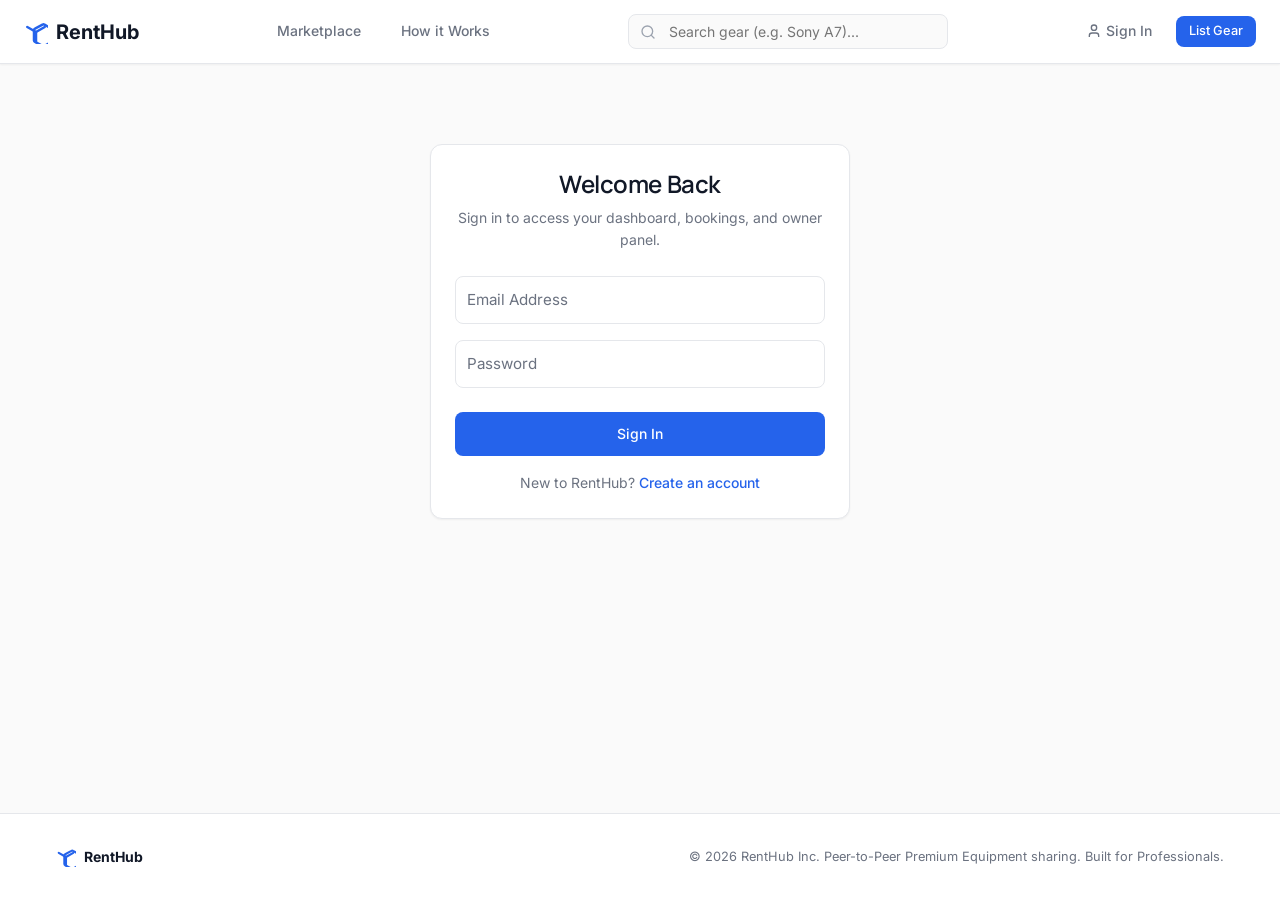
<file: frontend/become-owner.html>
<!DOCTYPE html>
<html lang="en">
<head>
    <meta charset="UTF-8">
    <meta name="viewport" content="width=device-width, initial-scale=1.0">
    <title>List Your Gear - RentHub</title>
    <meta name="description" content="List your equipment on RentHub and earn by renting it to locals near you.">
    <link rel="stylesheet" href="css/style.css">
    <style>
        .listing-layout {
            display: grid;
            grid-template-cols: 1fr 340px;
            gap: var(--space-6);
            align-items: start;
        }
        .side-info {
            position: sticky;
            top: 84px;
        }
        .info-item {
            display: flex;
            gap: var(--space-3);
            margin-bottom: var(--space-4);
        }
        .info-item-icon {
            width: 36px;
            height: 36px;
            border-radius: var(--radius-sm);
            background: var(--color-primary-light);
            border: 1px solid rgba(37, 99, 235, 0.15);
            display: flex;
            align-items: center;
            justify-content: center;
            flex-shrink: 0;
            color: var(--color-primary);
        }
        .info-item-text h4 { font-size: 0.875rem; font-weight: 600; margin-bottom: 2px; }
        .info-item-text p { font-size: 0.8rem; color: var(--text-secondary); line-height: 1.5; }

        .drop-zone {
            border: 2px dashed var(--border-color);
            border-radius: var(--radius-sm);
            padding: var(--space-6);
            text-align: center;
            cursor: pointer;
            transition: all var(--transition-fast);
            background: var(--bg-surface);
            color: var(--text-secondary);
        }
        .drop-zone:hover, .drop-zone.dragover {
            border-color: var(--color-primary);
            background: var(--color-primary-light);
            color: var(--color-primary);
        }
        .drop-zone-thumb {
            width: 100%;
            height: 140px;
            object-fit: cover;
            border-radius: var(--radius-sm);
            border: 1px solid var(--border-color);
            display: none;
        }
        @media (max-width: 900px) {
            .listing-layout {
                grid-template-cols: 1fr;
            }
            .side-info {
                position: relative;
                top: 0;
            }
        }
    </style>
</head>
<body>
    <div id="navbar-mount"></div>

    <main class="container">
        <div style="padding-bottom: var(--space-4); margin-bottom: var(--space-6); border-bottom: 1px solid var(--border-color);">
            <h1 style="font-size: 1.75rem; margin-bottom: 4px; font-family: 'Manrope', sans-serif;">List Your Equipment</h1>
            <p style="font-size: 0.875rem;">Create a detailed listing and open up your gear to start earning today.</p>
        </div>

        <div class="listing-layout">
            <!-- Left Form Card -->
            <div class="card">
                <p class="section-label">Gear Information</p>

                <div id="error-message" class="alert alert-danger" style="display: none;"></div>
                <div id="success-message" class="alert alert-success" style="display: none;"></div>

                <form id="listing-form" novalidate>
                    <!-- Floating Title -->
                    <div class="floating-group">
                        <input type="text" id="title" class="form-input" placeholder=" " required>
                        <label class="form-label" for="title">Gear Title (e.g. Sony A7IV Camera Body)</label>
                        <span class="error-msg">Title is required.</span>
                    </div>

                    <!-- Category & Condition -->
                    <div class="form-row">
                        <div style="margin-bottom: var(--space-4);">
                            <label style="font-size: 0.8rem; font-weight: 500; color: var(--text-secondary); display: block; margin-bottom: 4px;" for="category">Category</label>
                            <select id="category" class="input-field" style="padding-left: var(--space-3); height: 44px;" required>
                                <option value="">Select Category…</option>
                            </select>
                        </div>
                        <div style="margin-bottom: var(--space-4);">
                            <label style="font-size: 0.8rem; font-weight: 500; color: var(--text-secondary); display: block; margin-bottom: 4px;" for="condition">Condition</label>
                            <select id="condition" class="input-field" style="padding-left: var(--space-3); height: 44px;" required>
                                <option value="New">New</option>
                                <option value="Like New">Like New</option>
                                <option value="Good" selected>Good</option>
                                <option value="Fair">Fair</option>
                            </select>
                        </div>
                    </div>

                    <div class="section-divider"></div>
                    <p class="section-label">Pricing</p>

                    <div class="form-row">
                        <div class="floating-group">
                            <input type="number" id="dailyRate" class="form-input" placeholder=" " min="1" required>
                            <label class="form-label" for="dailyRate">Daily Rental Price (₹)</label>
                            <span class="error-msg">Price must be greater than 0.</span>
                        </div>
                        <div class="floating-group">
                            <input type="number" id="deposit" class="form-input" placeholder=" " min="0" required>
                            <label class="form-label" for="deposit">Refundable Deposit (₹)</label>
                            <span class="error-msg">Enter a valid security deposit amount.</span>
                        </div>
                    </div>

                    <div class="section-divider"></div>
                    <p class="section-label">Location & Media</p>

                    <!-- Floating Location -->
                    <div class="floating-group">
                        <input type="text" id="location" class="form-input" placeholder=" " required>
                        <label class="form-label" for="location">Location (City, State / Area)</label>
                        <span class="error-msg">Location is required.</span>
                    </div>

                    <!-- Media Upload & URL Area -->
                    <div style="margin-bottom: var(--space-4);">
                        <label style="font-size: 0.8rem; font-weight: 500; color: var(--text-secondary); display: block; margin-bottom: 6px;">Gear Media Photo</label>
                        
                        <!-- Drag & Drop Uploader Component -->
                        <div id="upload-drop-zone" class="drop-zone mb-3">
                            <svg width="24" height="24" viewBox="0 0 24 24" fill="none" stroke="currentColor" stroke-width="2" class="mb-2"><path d="M21 15v4a2 2 0 0 1-2 2H5a2 2 0 0 1-2-2v-4M17 8l-5-5-5 5M12 3v12"/></svg>
                            <p id="drop-zone-text" style="font-size: 0.85rem; font-weight: 500;">Drag & drop image file here, or click to browse</p>
                            <span id="drop-zone-sub" style="font-size: 0.725rem;">Supports JPG, PNG up to 10MB</span>
                            <img id="upload-preview" class="drop-zone-thumb" alt="Preview">
                            <input type="file" id="file-upload-input" style="display: none;" accept="image/*">
                        </div>

                        <!-- Manual image URL input -->
                        <div class="floating-group" style="margin-bottom: 0;">
                            <input type="url" id="imageUrl" class="form-input" placeholder=" ">
                            <label class="form-label" for="imageUrl">Or Paste Image URL (e.g. https://...)</label>
                            <span class="error-msg">Please enter a valid HTTP/HTTPS URL.</span>
                        </div>
                    </div>

                    <div class="section-divider"></div>
                    <p class="section-label">Additional Description</p>

                    <div class="form-group mb-6">
                        <label style="font-size: 0.8rem; font-weight: 500; color: var(--text-secondary); display: block; margin-bottom: 4px;" for="description">Detailed Notes</label>
                        <textarea id="description" class="input-field" placeholder="Mention included accessories, pickup parameters, user guidelines..." rows="4" style="padding-left: var(--space-3); padding-top: var(--space-2); resize: none;" required></textarea>
                        <span id="desc-error" class="error-msg">Description is required.</span>
                    </div>

                    <button type="submit" id="submit-btn" class="btn btn-primary" style="width: 100%; height: 46px; justify-content: center;">Create Gear Listing</button>
                </form>
            </div>

            <!-- Right Info Panel -->
            <div class="side-info">
                <div class="card">
                    <p class="section-label">RentHub Owner Protocol</p>

                    <div class="info-item">
                        <div class="info-item-icon">
                            <svg width="16" height="16" viewBox="0 0 24 24" fill="none" stroke="currentColor" stroke-width="2"><path d="M14 2H6a2 2 0 0 0-2 2v16a2 2 0 0 0 2 2h12a2 2 0 0 0 2-2V8z"></path><polyline points="14 2 14 8 20 8"></polyline></svg>
                        </div>
                        <div class="info-item-text">
                            <h4>Publish Gear Details</h4>
                            <p>Fill out the specifications, daily rates, and security deposit margins.</p>
                        </div>
                    </div>

                    <div class="info-item">
                        <div class="info-item-icon">
                            <svg width="16" height="16" viewBox="0 0 24 24" fill="none" stroke="currentColor" stroke-width="2"><circle cx="12" cy="12" r="10"></circle><polyline points="12 6 12 12 16 14"></polyline></svg>
                        </div>
                        <div class="info-item-text">
                            <h4>Respond to Requests</h4>
                            <p>Accept or decline reservation requests within your dashboard panel.</p>
                        </div>
                    </div>

                    <div class="info-item" style="margin-bottom: 0;">
                        <div class="info-item-icon">
                            <svg width="16" height="16" viewBox="0 0 24 24" fill="none" stroke="currentColor" stroke-width="2"><line x1="12" y1="1" x2="12" y2="23"></line><path d="M17 5H9.5a3.5 3.5 0 0 0 0 7h5a3.5 3.5 0 0 1 0 7H6"></path></svg>
                        </div>
                        <div class="info-item-text">
                            <h4>Direct Earnings Payout</h4>
                            <p>Once approved, generate invoice checkouts. Payouts sync automatically.</p>
                        </div>
                    </div>
                </div>

                <div class="card" style="margin-top: var(--space-4);">
                    <p class="section-label">Pricing Tip</p>
                    <p style="font-size: 0.8rem; color: var(--text-secondary); line-height: 1.6;">Most owners list items at 3–5% of the gear's retail replacement value. E.g. listing a ₹80,000 lens for ₹2,500/day is recommended for high volume matching.</p>
                </div>
            </div>
        </div>
    </main>

    <div id="footer-mount"></div>

    <!-- Core Modular Scripts -->
    <script src="js/config.js"></script>
    <script src="js/utils.js"></script>
    <script src="js/auth.js"></script>
    <script src="js/notification.js"></script>
    <script src="js/api.js"></script>
    <script src="js/modal.js"></script>
    <script src="js/ui.js"></script>
    <script src="js/validation.js"></script>
    <script src="js/navbar.js"></script>
    <script>
        Auth.requireAuth();

        document.addEventListener('DOMContentLoaded', async () => {
            if (window.Validation) {
                Validation.initFloatingLabels();
            }

            await syncProfile();
            await loadCategories();
            setupFileUploader();
        });

        async function syncProfile() {
            try {
                const response = await apiFetch('/users/profile');
                if (response && response.data) {
                    localStorage.setItem('user_profile', JSON.stringify(response.data));
                }
            } catch (err) {
                console.error('Profile sync fail:', err);
            }
        }

        async function loadCategories() {
            try {
                const response = await apiFetch('/categories');
                const sel = document.getElementById('category');
                if (response && response.data) {
                    response.data.forEach(cat => {
                        const opt = document.createElement('option');
                        opt.value = cat.slug;
                        opt.textContent = cat.name;
                        sel.appendChild(opt);
                    });
                }
            } catch (err) {
                console.error('Failed to load categories:', err);
            }
        }

        // Setup Drag & Drop File Upload Zones
        function setupFileUploader() {
            const dropZone = document.getElementById('upload-drop-zone');
            const fileInput = document.getElementById('file-upload-input');
            const preview = document.getElementById('upload-preview');
            const dzText = document.getElementById('drop-zone-text');
            const dzSub = document.getElementById('drop-zone-sub');
            const imageUrlInput = document.getElementById('imageUrl');

            dropZone.addEventListener('click', () => fileInput.click());

            dropZone.addEventListener('dragover', (e) => {
                e.preventDefault();
                dropZone.classList.add('dragover');
            });

            dropZone.addEventListener('dragleave', () => {
                dropZone.classList.remove('dragover');
            });

            dropZone.addEventListener('drop', (e) => {
                e.preventDefault();
                dropZone.classList.remove('dragover');
                if (e.dataTransfer.files && e.dataTransfer.files[0]) {
                    handleFileUpload(e.dataTransfer.files[0]);
                }
            });

            fileInput.addEventListener('change', (e) => {
                if (e.target.files && e.target.files[0]) {
                    handleFileUpload(e.target.files[0]);
                }
            });

            async function handleFileUpload(file) {
                // Pre-upload UI loading indicator
                dzText.textContent = "Uploading file to server...";
                dzSub.textContent = "Please wait...";

                const formData = new FormData();
                formData.append('file', file);

                try {
                    const response = await apiFetch('/storage/upload', {
                        method: 'POST',
                        body: formData
                    });

                    if (response && response.data) {
                        const uploadedUrl = response.data;
                        imageUrlInput.value = uploadedUrl;
                        // Trigger float status check on input field
                        imageUrlInput.dispatchEvent(new Event('blur'));

                        // Show preview thumbnail
                        preview.src = Utils.imageUrl(uploadedUrl);
                        preview.style.display = 'block';
                        dzText.style.display = 'none';
                        dzSub.style.display = 'none';
                        dropZone.querySelector('svg').style.display = 'none';
                        Toast.success("Image uploaded successfully!");
                    }
                } catch (err) {
                    console.error("Upload failed:", err);
                    dzText.textContent = "Upload failed. Click to retry.";
                    dzSub.textContent = err.message || "File size limits exceeded.";
                    Toast.error("File upload failed. Max size is 10MB.");
                }
            }
        }

        document.getElementById('listing-form').addEventListener('submit', async (e) => {
            e.preventDefault();

            const errorDiv = document.getElementById('error-message');
            const successDiv = document.getElementById('success-message');
            const btn = document.getElementById('submit-btn');

            errorDiv.style.display = 'none';
            successDiv.style.display = 'none';

            const title = document.getElementById('title').value.trim();
            const categoryId = document.getElementById('category').value;
            const condition = document.getElementById('condition').value;
            const dailyRate = parseInt(document.getElementById('dailyRate').value);
            const deposit = parseInt(document.getElementById('deposit').value);
            const location = document.getElementById('location').value.trim();
            const imageUrl = document.getElementById('imageUrl').value.trim() || null;
            const description = document.getElementById('description').value.trim();

            // Client validation checking
            let hasErrors = false;
            if (!title) { Validation.setFieldError(document.getElementById('title'), 'Title is required.'); hasErrors = true; }
            if (!categoryId) { Toast.warning("Please select a category."); hasErrors = true; }
            if (isNaN(dailyRate) || dailyRate <= 0) { Validation.setFieldError(document.getElementById('dailyRate'), 'Enter a positive price.'); hasErrors = true; }
            if (isNaN(deposit) || deposit < 0) { Validation.setFieldError(document.getElementById('deposit'), 'Enter a valid deposit.'); hasErrors = true; }
            if (!location) { Validation.setFieldError(document.getElementById('location'), 'Location is required.'); hasErrors = true; }
            if (!description) { document.getElementById('desc-error').style.display = 'block'; hasErrors = true; }

            if (hasErrors) return;

            UI.setButtonLoading(btn, true);

            try {
                let user = Auth.getUser();

                // If user is not yet an Owner, upgrade them
                if (!user.isOwner) {
                    const upgradeRes = await apiFetch('/users/become-owner', {
                        method: 'POST',
                        body: { 
                            termsAccepted: true, 
                            payoutDetails: 'Standard RentHub Escrow Balance Account' 
                        }
                    });
                    if (upgradeRes && upgradeRes.data && upgradeRes.data.accessToken) {
                        Auth.login(upgradeRes.data.accessToken, upgradeRes.data.refreshToken, upgradeRes.data.user);
                        user = upgradeRes.data.user;
                    } else {
                        throw new Error('Failed to upgrade user profile to owner status.');
                    }
                }

                // Create listing POST
                await apiFetch('/owner/equipment', {
                    method: 'POST',
                    body: {
                        title,
                        description,
                        dailyRate: dailyRate * 100, // to cents
                        deposit: deposit * 100, // to cents
                        condition,
                        location,
                        imageUrl,
                        categorySlug: categoryId
                    }
                });

                successDiv.textContent = 'Listing successfully created! Navigating to dashboard…';
                successDiv.style.display = 'block';
                Toast.success("Listing published successfully!");
                setTimeout(() => window.location.href = 'dashboard.html', 1500);
            } catch (err) {
                UI.setButtonLoading(btn, false, 'Create Gear Listing');
                errorDiv.textContent = err.message || 'Listing creation failed.';
                errorDiv.style.display = 'flex';
                Toast.error(errorDiv.textContent);
            }
        });
    </script>
</body>
</html>
</file>
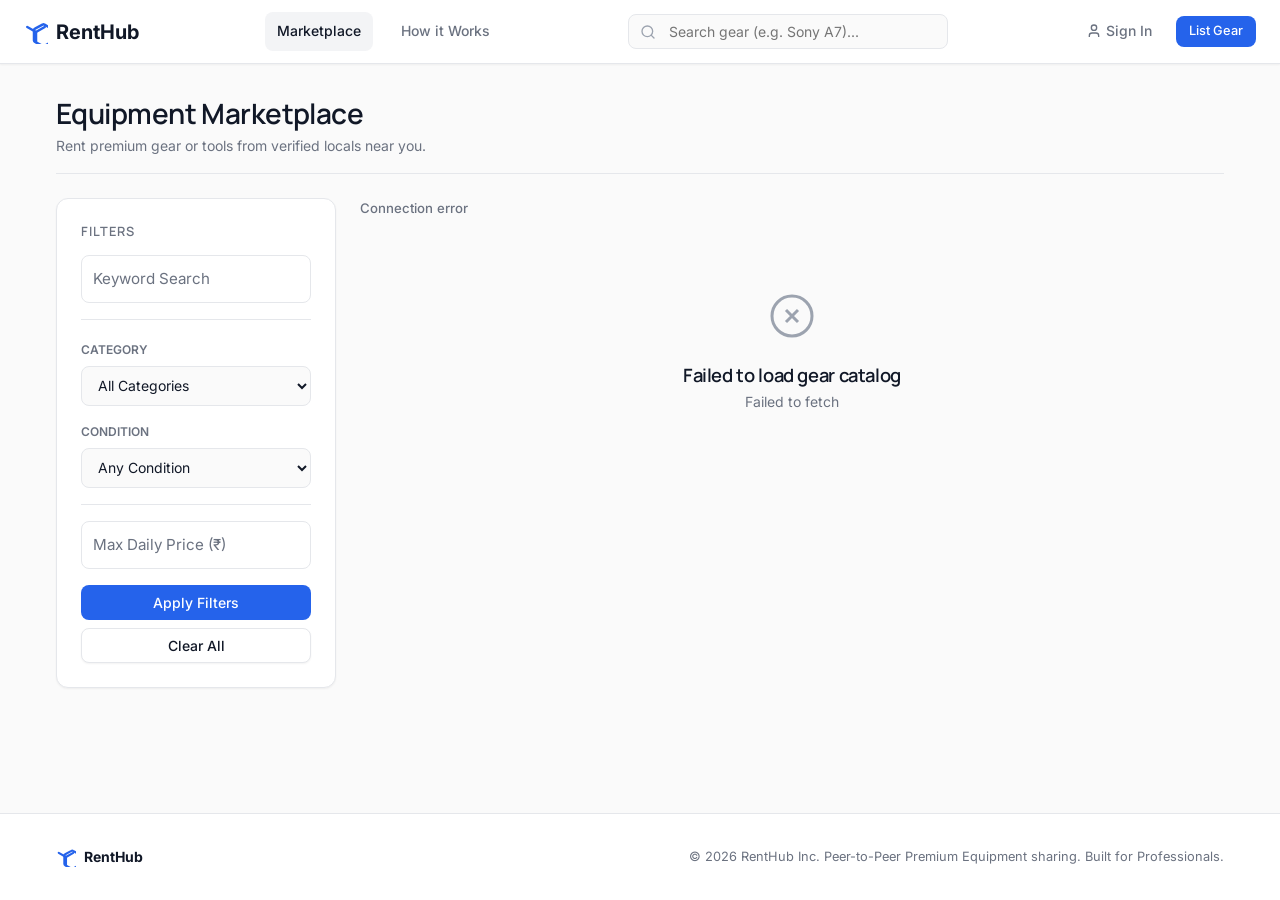
<file: frontend/book.html>
<!DOCTYPE html>
<html lang="en">
<head>
    <meta charset="UTF-8">
    <meta name="viewport" content="width=device-width, initial-scale=1.0">
    <title>Confirm Booking - RentHub</title>
    <meta name="description" content="Pick rental dates and confirm your equipment booking on RentHub.">
    <link rel="stylesheet" href="css/style.css">
    <style>
        .booking-grid {
            display: grid;
            grid-template-columns: 1.1fr 0.9fr;
            gap: var(--space-6);
            margin-top: var(--space-4);
        }
        .section-label {
            font-size: 0.75rem;
            font-weight: 700;
            text-transform: uppercase;
            letter-spacing: 0.08em;
            color: var(--text-secondary);
            margin-bottom: var(--space-4);
        }
        .section-divider {
            height: 1px;
            background: var(--border-color);
            margin: var(--space-4) 0;
        }
        .price-row {
            display: flex;
            justify-content: space-between;
            align-items: center;
            padding: var(--space-3) 0;
            font-size: 0.875rem;
            border-bottom: 1px dashed var(--border-color);
        }
        .price-row:last-child {
            border-bottom: none;
        }
        .price-row .label { color: var(--text-secondary); }
        .price-row .value { font-weight: 600; color: var(--text-primary); }
        .price-row .discount { color: var(--color-success); font-weight: 600; }
        
        .price-total-row {
            display: flex;
            justify-content: space-between;
            align-items: center;
            padding: var(--space-4) 0 0 0;
            font-size: 1.15rem;
            font-weight: 700;
        }
        .item-preview {
            display: flex;
            gap: var(--space-3);
            align-items: center;
            margin-bottom: var(--space-4);
        }
        .item-preview img {
            width: 80px;
            height: 60px;
            object-fit: cover;
            border-radius: var(--radius-sm);
            border: 1px solid var(--border-color);
            flex-shrink: 0;
        }
        .item-preview-info h4 {
            font-size: 0.95rem;
            font-weight: 600;
            margin-bottom: 2px;
        }
        .item-preview-info p {
            font-size: 0.8rem;
            color: var(--text-secondary);
        }
        @media (max-width: 768px) {
            .booking-grid {
                grid-template-columns: 1fr;
            }
        }
    </style>
</head>
<body>
    <div id="navbar-mount"></div>

    <main class="container">
        <!-- Breadcrumbs -->
        <div class="breadcrumb">
            <a href="marketplace.html">Marketplace</a>
            <span class="breadcrumb-sep">›</span>
            <a href="#" id="bc-equipment">Equipment</a>
            <span class="breadcrumb-sep">›</span>
            <span>Reserve Checkout</span>
        </div>

        <div style="margin-bottom: var(--space-6); border-bottom: 1px solid var(--border-color); padding-bottom: var(--space-4);">
            <h1 style="font-size: 1.75rem; margin-bottom: 4px; font-family: 'Manrope', sans-serif;">Confirm Your Booking</h1>
            <p style="font-size: 0.875rem;">Specify rental dates, apply coupons, and review rates.</p>
        </div>

        <!-- Skeleton Loading Container -->
        <div id="booking-loader-container"></div>

        <div id="booking-layout" class="booking-grid" style="display: none;">
            <!-- Left Panel: Dates and Coupons -->
            <div class="card" style="height: fit-content;">
                <p class="section-label">1. Choose Rental Dates</p>

                <div id="error-alert" class="alert alert-danger" style="display: none;"></div>

                <form id="calc-form" novalidate>
                    <!-- Dates selectors -->
                    <div style="display: grid; grid-template-columns: 1fr 1fr; gap: var(--space-4); margin-bottom: var(--space-4);">
                        <div>
                            <label style="font-size: 0.8rem; font-weight: 500; color: var(--text-secondary); display: block; margin-bottom: 4px;" for="startDate">Start Date</label>
                            <input type="date" id="startDate" class="input-field" style="padding-left: var(--space-3); height: 44px;" required>
                        </div>
                        <div>
                            <label style="font-size: 0.8rem; font-weight: 500; color: var(--text-secondary); display: block; margin-bottom: 4px;" for="endDate">End Date</label>
                            <input type="date" id="endDate" class="input-field" style="padding-left: var(--space-3); height: 44px;" required>
                        </div>
                    </div>

                    <div class="section-divider"></div>
                    <p class="section-label">2. Have a Promo Code?</p>

                    <div style="margin-bottom: var(--space-6);">
                        <div style="display: flex; gap: var(--space-2);">
                            <input type="text" id="couponCode" class="input-field" placeholder="Enter coupon (e.g. SAVE20)" style="text-transform: uppercase; padding-left: var(--space-3); height: 44px; flex-grow: 1;">
                            <button type="button" id="apply-coupon-btn" class="btn btn-secondary" style="height: 44px; white-space: nowrap;">Apply</button>
                        </div>
                        <p id="coupon-status" style="font-size: 0.775rem; margin-top: var(--space-2); font-weight: 500; display: none;"></p>
                    </div>

                    <button type="button" id="calc-btn" class="btn btn-secondary" style="width: 100%; height: 44px; justify-content: center;">
                        <svg width="16" height="16" viewBox="0 0 24 24" fill="none" stroke="currentColor" stroke-width="2"><rect x="3" y="4" width="18" height="18" rx="2" ry="2"/><line x1="16" y1="2" x2="16" y2="6"/><line x1="8" y1="2" x2="8" y2="6"/><line x1="3" y1="10" x2="21" y2="10"/></svg>
                        Calculate Rental Price
                    </button>
                </form>
            </div>

            <!-- Right Panel: Order Receipt Summary -->
            <div class="card" style="height: fit-content;">
                <p class="section-label">Order Details</p>

                <div class="item-preview">
                    <img id="summary-image" src="" alt="">
                    <div class="item-preview-info">
                        <h4 id="summary-name">—</h4>
                        <p id="summary-daily-rate">$0.00/day base rate</p>
                    </div>
                </div>

                <div class="section-divider"></div>

                <!-- Receipt breakdown -->
                <div id="breakdown-box" style="display: none;">
                    <div class="price-row">
                        <span class="label">Rental timeline</span>
                        <span class="value" id="bd-days">0 days</span>
                    </div>
                    <div class="price-row">
                        <span class="label">Subtotal</span>
                        <span class="value" id="bd-subtotal">$0.00</span>
                    </div>
                    <div class="price-row" id="bd-discount-row" style="display: none;">
                        <span class="discount">Promo code savings</span>
                        <span class="discount" id="bd-discount">-$0.00</span>
                    </div>
                    <div class="price-row">
                        <span class="label">Refundable security deposit</span>
                        <span class="value" id="bd-deposit">$0.00</span>
                    </div>
                    <div class="price-total-row">
                        <span>Grand Total</span>
                        <span id="bd-total" style="color: var(--color-primary);">$0.00</span>
                    </div>

                    <button id="checkout-btn" class="btn btn-primary" style="width: 100%; margin-top: var(--space-5); height: 46px; justify-content: center; font-size: 0.95rem;">
                        Confirm & Reserve
                    </button>
                    <p style="font-size: 0.75rem; color: var(--text-secondary); text-align: center; margin-top: var(--space-2);">Your payment is securely held as pending. No funds are collected unless the owner accepts.</p>
                </div>

                <div id="pre-calc-hint" style="padding: var(--space-8) 0; text-align: center; color: var(--text-secondary); font-size: 0.9rem;">
                    <div style="color: var(--text-muted); margin-bottom: var(--space-3);">
                        <svg width="40" height="40" viewBox="0 0 24 24" fill="none" stroke="currentColor" stroke-width="1.5"><rect x="3" y="4" width="18" height="18" rx="2" ry="2"/><line x1="16" y1="2" x2="16" y2="6"/><line x1="8" y1="2" x2="8" y2="6"/><line x1="3" y1="10" x2="21" y2="10"/></svg>
                    </div>
                    Specify your rental dates and click <strong>Calculate Rental Price</strong> to render the receipt breakdown.
                </div>
            </div>
        </div>
    </main>

    <div id="footer-mount"></div>

    <!-- Core Modular Scripts -->
    <script src="js/config.js"></script>
    <script src="js/utils.js"></script>
    <script src="js/auth.js"></script>
    <script src="js/notification.js"></script>
    <script src="js/api.js"></script>
    <script src="js/modal.js"></script>
    <script src="js/ui.js"></script>
    <script src="js/navbar.js"></script>
    <script>
        let equipmentId = null;
        let item = null;
        let isCalculated = false;
        let lastCalculation = null;

        document.addEventListener('DOMContentLoaded', async () => {
            const urlParams = new URLSearchParams(window.location.search);
            equipmentId = urlParams.get('id');

            if (!equipmentId) {
                window.location.href = 'marketplace.html';
                return;
            }

            const loaderContainer = document.getElementById('booking-loader-container');
            if (window.UI) {
                UI.showSkeleton(loaderContainer, 'card-grid', 1);
            }

            // Set default dates (tomorrow to day after tomorrow)
            const tomorrow = new Date();
            tomorrow.setDate(tomorrow.getDate() + 1);
            const dayAfter = new Date();
            dayAfter.setDate(dayAfter.getDate() + 2);

            document.getElementById('startDate').value = tomorrow.toISOString().split('T')[0];
            document.getElementById('endDate').value = dayAfter.toISOString().split('T')[0];

            await fetchItemDetails();

            document.getElementById('calc-btn').addEventListener('click', calculatePrice);
            document.getElementById('apply-coupon-btn').addEventListener('click', calculatePrice);
            document.getElementById('checkout-btn').addEventListener('click', executeBooking);
        });

        async function fetchItemDetails() {
            try {
                const response = await apiFetch(`/equipment/${equipmentId}`);
                const loaderContainer = document.getElementById('booking-loader-container');
                loaderContainer.style.display = 'none';

                if (response && response.data) {
                    item = response.data;
                    document.getElementById('booking-layout').style.display = 'grid';

                    document.getElementById('bc-equipment').textContent = item.title;
                    document.getElementById('bc-equipment').href = `equipment.html?id=${equipmentId}`;
                    document.getElementById('summary-image').src = item.imageUrl ? Utils.imageUrl(item.imageUrl) : 'https://images.unsplash.com/photo-1586528116311-ad8dd3c8310d?auto=format&fit=crop&w=200&q=80';
                    document.getElementById('summary-image').alt = item.title;
                    document.getElementById('summary-name').textContent = item.title;
                    document.getElementById('summary-daily-rate').textContent = `${Utils.formatCurrency(item.dailyRate)}/day base rate`;
                }
            } catch (err) {
                Toast.error("Failed to load equipment details: " + err.message);
                window.location.href = 'marketplace.html';
            }
        }

        async function calculatePrice() {
            const startDateVal = document.getElementById('startDate').value;
            const endDateVal = document.getElementById('endDate').value;
            const couponCode = document.getElementById('couponCode').value.trim().toUpperCase();
            const errAlert = document.getElementById('error-alert');
            const preHint = document.getElementById('pre-calc-hint');
            const cStatus = document.getElementById('coupon-status');

            errAlert.style.display = 'none';
            cStatus.style.display = 'none';
            isCalculated = false;
            document.getElementById('breakdown-box').style.display = 'none';

            if (!startDateVal || !endDateVal) {
                errAlert.textContent = 'Please specify both start and end dates.';
                errAlert.style.display = 'flex';
                return;
            }

            const start = new Date(startDateVal);
            const end = new Date(endDateVal);
            if (start >= end) {
                errAlert.textContent = 'Start date must occur before the end date.';
                errAlert.style.display = 'flex';
                return;
            }

            try {
                const response = await apiFetch('/bookings/calculate-price', {
                    method: 'POST',
                    body: {
                        equipmentId: parseInt(equipmentId),
                        startDate: startDateVal + 'T09:00:00',
                        endDate: endDateVal + 'T18:00:00',
                        couponCode: couponCode || null
                    }
                });

                if (response && response.data) {
                    const calc = response.data;
                    lastCalculation = calc;
                    isCalculated = true;

                    const diffDays = Math.max(1, Math.ceil((end - start) / (1000 * 60 * 60 * 24)));

                    document.getElementById('bd-days').textContent = `${diffDays} day${diffDays !== 1 ? 's' : ''}`;
                    document.getElementById('bd-subtotal').textContent = Utils.formatCurrency(calc.rentalPrice);
                    document.getElementById('bd-deposit').textContent = Utils.formatCurrency(calc.deposit);
                    document.getElementById('bd-total').textContent = Utils.formatCurrency(calc.totalPrice);

                    const discountRow = document.getElementById('bd-discount-row');
                    if (calc.discountAmount && calc.discountAmount > 0) {
                        document.getElementById('bd-discount').textContent = `-${Utils.formatCurrency(calc.discountAmount)}`;
                        discountRow.style.display = 'flex';
                        
                        cStatus.textContent = 'Coupon applied successfully!';
                        cStatus.style.color = 'var(--color-success)';
                        cStatus.style.display = 'block';
                    } else if (couponCode) {
                        cStatus.textContent = 'Coupon is invalid for this booking amount.';
                        cStatus.style.color = 'var(--color-danger)';
                        cStatus.style.display = 'block';
                        discountRow.style.display = 'none';
                    } else {
                        discountRow.style.display = 'none';
                    }

                    preHint.style.display = 'none';
                    document.getElementById('breakdown-box').style.display = 'block';
                }
            } catch (err) {
                errAlert.textContent = err.message || 'Price calculation failed. Availability conflicts may exist.';
                errAlert.style.display = 'flex';
            }
        }

        async function executeBooking() {
            if (!isCalculated || !lastCalculation) return;

            const startDateVal = document.getElementById('startDate').value;
            const endDateVal = document.getElementById('endDate').value;
            const couponCode = document.getElementById('couponCode').value.trim().toUpperCase();
            const btn = document.getElementById('checkout-btn');

            UI.setButtonLoading(btn, true);

            try {
                const response = await apiFetch('/bookings', {
                    method: 'POST',
                    body: {
                        equipmentId: parseInt(equipmentId),
                        startDate: startDateVal + 'T09:00:00',
                        endDate: endDateVal + 'T18:00:00',
                        couponCode: couponCode || null
                    }
                });

                if (response && response.data) {
                    Toast.success("Booking requested! Redirecting to dashboard...");
                    setTimeout(() => window.location.href = 'dashboard.html', 1500);
                }
            } catch (err) {
                UI.setButtonLoading(btn, false, 'Confirm & Reserve');
                document.getElementById('error-alert').textContent = 'Reservation request failed: ' + err.message;
                document.getElementById('error-alert').style.display = 'flex';
                Toast.error(err.message || 'Reservation submission failed.');
            }
        }
    </script>
</body>
</html>
</file>
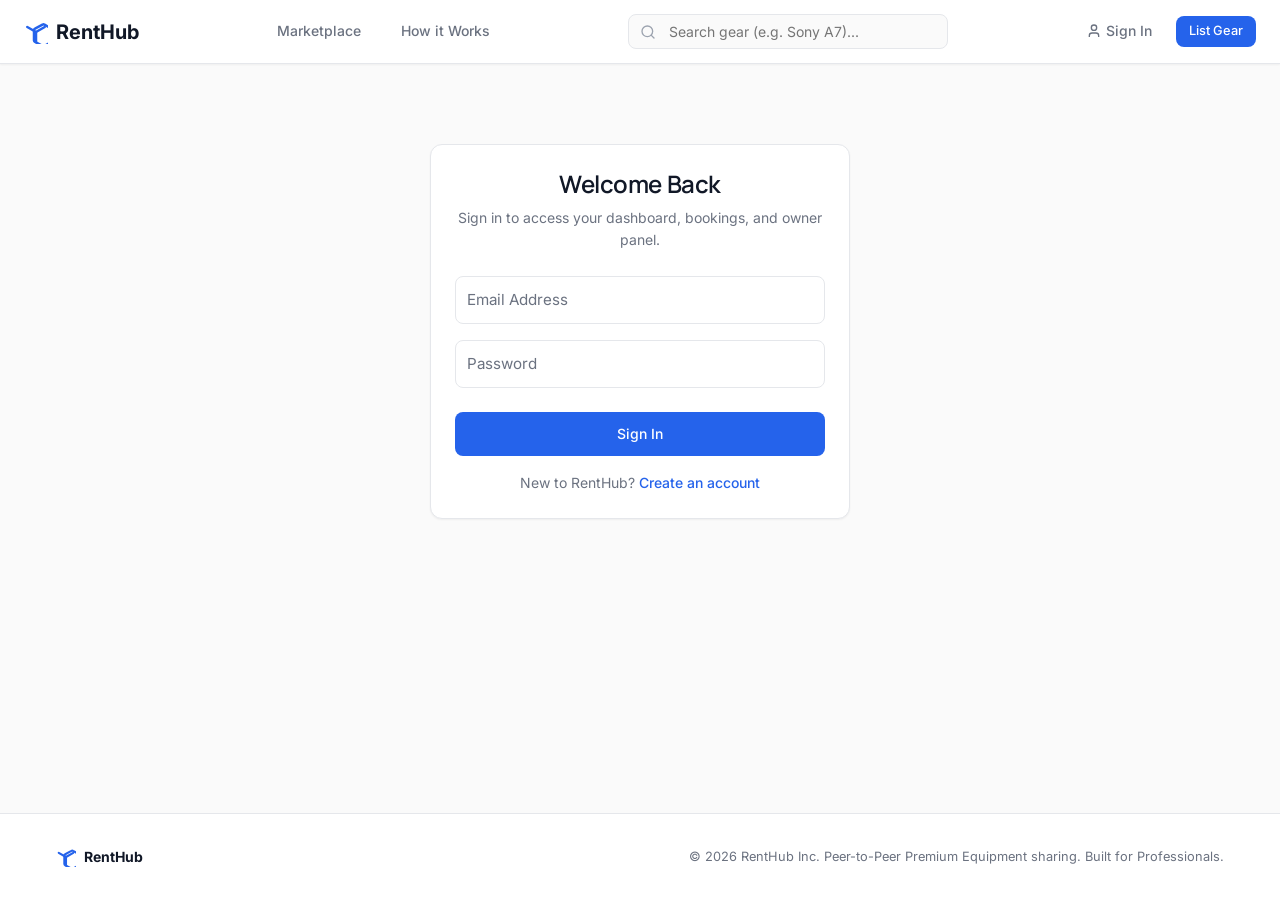
<file: frontend/dashboard.html>
<!DOCTYPE html>
<html lang="en">
<head>
    <meta charset="UTF-8">
    <meta name="viewport" content="width=device-width, initial-scale=1.0">
    <title>Dashboard - RentHub</title>
    <meta name="description" content="Manage your rentals, equipment listings, and platform activity on RentHub.">
    <link rel="stylesheet" href="css/style.css?v=2">
    <style>
        .section-header {
            display: flex;
            justify-content: space-between;
            align-items: center;
            margin-bottom: var(--space-4);
        }
        .tab-content {
            display: none;
        }
        .tab-content.active {
            display: block;
        }
        .action-btn-row {
            display: flex;
            gap: var(--space-1);
        }
        .listing-thumb {
            width: 48px;
            height: 36px;
            object-fit: cover;
            border-radius: var(--radius-sm);
            border: 1px solid var(--border-color);
        }
        .modal-body-form {
            display: flex;
            flex-direction: column;
            gap: var(--space-3);
        }

        /* ===== GPay/PhonePe-style Payment Success Overlay ===== */
        #payment-success-overlay {
            position: fixed;
            inset: 0;
            z-index: 9999;
            display: flex;
            align-items: center;
            justify-content: center;
            background: rgba(0, 0, 0, 0.65);
            backdrop-filter: blur(6px);
            opacity: 0;
            pointer-events: none;
            transition: opacity 0.3s ease;
        }
        #payment-success-overlay.visible {
            opacity: 1;
            pointer-events: all;
        }
        .ps-card {
            background: #ffffff;
            border-radius: 28px;
            padding: 40px 36px 32px;
            width: min(420px, 92vw);
            text-align: center;
            position: relative;
            overflow: hidden;
            box-shadow: 0 32px 80px rgba(0,0,0,0.28);
            transform: scale(0.82) translateY(30px);
            transition: transform 0.42s cubic-bezier(0.34, 1.56, 0.64, 1), opacity 0.3s ease;
            opacity: 0;
        }
        #payment-success-overlay.visible .ps-card {
            transform: scale(1) translateY(0);
            opacity: 1;
        }
        /* Ripple rings behind checkmark */
        .ps-ripple-wrap {
            position: relative;
            width: 110px;
            height: 110px;
            margin: 0 auto 24px;
        }
        .ps-ripple {
            position: absolute;
            inset: 0;
            border-radius: 50%;
            background: rgba(52, 199, 89, 0.15);
            animation: ps-ripple-anim 1.8s ease-out infinite;
        }
        .ps-ripple:nth-child(2) { animation-delay: 0.45s; }
        .ps-ripple:nth-child(3) { animation-delay: 0.9s; }
        @keyframes ps-ripple-anim {
            0%   { transform: scale(0.6); opacity: 0.9; }
            100% { transform: scale(1.7); opacity: 0; }
        }
        .ps-check-circle {
            position: relative;
            z-index: 2;
            width: 110px;
            height: 110px;
            border-radius: 50%;
            background: linear-gradient(135deg, #34c759 0%, #30d158 100%);
            display: flex;
            align-items: center;
            justify-content: center;
            box-shadow: 0 8px 28px rgba(52, 199, 89, 0.45);
            animation: ps-pop 0.5s cubic-bezier(0.34, 1.56, 0.64, 1) 0.15s both;
        }
        @keyframes ps-pop {
            0%   { transform: scale(0); }
            100% { transform: scale(1); }
        }
        .ps-check-circle svg {
            stroke-dasharray: 60;
            stroke-dashoffset: 60;
            animation: ps-draw-check 0.5s ease 0.6s forwards;
        }
        @keyframes ps-draw-check {
            to { stroke-dashoffset: 0; }
        }
        .ps-paid-label {
            font-size: 0.78rem;
            font-weight: 700;
            letter-spacing: 0.12em;
            text-transform: uppercase;
            color: #34c759;
            margin-bottom: 6px;
            animation: ps-fadein 0.4s ease 0.8s both;
        }
        .ps-amount {
            font-size: 2.6rem;
            font-weight: 800;
            color: #1a1a2e;
            line-height: 1.1;
            margin-bottom: 4px;
            animation: ps-fadein 0.4s ease 0.95s both;
        }
        .ps-booking-id {
            font-size: 0.82rem;
            color: #888;
            margin-bottom: 22px;
            animation: ps-fadein 0.4s ease 1.05s both;
        }
        .ps-divider {
            border: none;
            border-top: 1px solid #f0f0f0;
            margin: 0 0 18px;
            animation: ps-fadein 0.4s ease 1.1s both;
        }
        .ps-meta {
            display: flex;
            flex-direction: column;
            gap: 10px;
            margin-bottom: 28px;
            animation: ps-fadein 0.4s ease 1.15s both;
        }
        .ps-meta-row {
            display: flex;
            justify-content: space-between;
            align-items: center;
            font-size: 0.84rem;
        }
        .ps-meta-row .ps-key {
            color: #999;
            font-weight: 500;
        }
        .ps-meta-row .ps-val {
            color: #222;
            font-weight: 600;
            font-family: 'Courier New', monospace;
        }
        .ps-status-badge {
            display: inline-flex;
            align-items: center;
            gap: 5px;
            background: #edfaf1;
            color: #1a9c3e;
            border-radius: 20px;
            padding: 3px 12px;
            font-size: 0.78rem;
            font-weight: 700;
        }
        .ps-done-btn {
            width: 100%;
            padding: 14px;
            border-radius: 14px;
            background: linear-gradient(135deg, #34c759, #30d158);
            color: #fff;
            font-size: 1rem;
            font-weight: 700;
            border: none;
            cursor: pointer;
            letter-spacing: 0.03em;
            box-shadow: 0 6px 20px rgba(52, 199, 89, 0.35);
            transition: transform 0.15s ease, box-shadow 0.15s ease;
            animation: ps-fadein 0.4s ease 1.3s both;
        }
        .ps-done-btn:hover {
            transform: translateY(-2px);
            box-shadow: 0 10px 28px rgba(52, 199, 89, 0.45);
        }
        .ps-done-btn:active { transform: scale(0.97); }
        /* Confetti particles */
        .ps-confetti {
            position: absolute;
            top: -10px;
            width: 10px;
            height: 10px;
            border-radius: 2px;
            opacity: 0;
            animation: ps-confetti-fall 1.2s ease-out forwards;
        }
        @keyframes ps-confetti-fall {
            0%   { opacity: 1; transform: translateY(-20px) rotate(0deg); }
            100% { opacity: 0; transform: translateY(260px) rotate(520deg); }
        }
        @keyframes ps-fadein {
            from { opacity: 0; transform: translateY(10px); }
            to   { opacity: 1; transform: translateY(0); }
        }
    </style>
</head>
<body>
    <div id="navbar-mount"></div>

    <main class="container">
        <div class="dashboard-layout">
            <!-- Sidebar Navigation -->
            <aside class="sidebar">
                <div class="sidebar-nav">
                    <a href="#" class="sidebar-link active" id="tab-renter-btn" onclick="switchTab(event, 'renter')">
                        <svg width="18" height="18" viewBox="0 0 24 24" fill="none" stroke="currentColor" stroke-width="2"><rect x="3" y="3" width="7" height="9"></rect><rect x="14" y="3" width="7" height="5"></rect><rect x="14" y="12" width="7" height="9"></rect><rect x="3" y="16" width="7" height="5"></rect></svg>
                        <span>My Rentals</span>
                    </a>
                    <a href="#" class="sidebar-link" id="tab-owner-btn" style="display: none;" onclick="switchTab(event, 'owner')">
                        <svg width="18" height="18" viewBox="0 0 24 24" fill="none" stroke="currentColor" stroke-width="2"><path d="M12 22s8-4 8-10V5l-8-3-8 3v7c0 6 8 10 8 10z"></path></svg>
                        <span>Owner Panel</span>
                    </a>
                    <a href="admin.html" class="sidebar-link" id="tab-admin-btn" style="display: none;">
                        <svg width="18" height="18" viewBox="0 0 24 24" fill="none" stroke="currentColor" stroke-width="2"><circle cx="12" cy="12" r="10"/><path d="m4.93 4.93 4.24 4.24M14.83 9.17l4.24-4.24M9.17 14.83l-4.24 4.24M14.83 14.83l4.24 4.24"/></svg>
                        <span>Admin Center</span>
                    </a>
                </div>
            </aside>

            <!-- Dashboard Content Panels -->
            <section style="flex-grow: 1;">
                <!-- RENTER PANEL -->
                <div id="tab-renter" class="tab-content active">
                    <div class="section-header">
                        <div>
                            <h2 style="font-size: 1.5rem; font-family: 'Manrope', sans-serif;">My Rentals</h2>
                            <p style="font-size: 0.85rem; color: var(--text-secondary);">Track your active bookings, collect receipts, and submit reviews.</p>
                        </div>
                        <a href="become-owner.html" class="btn btn-primary btn-sm">List New Gear</a>
                    </div>
                    
                    <div class="card" style="padding: 0; overflow: hidden; margin-top: var(--space-4);">
                        <div id="renter-loader-container"></div>
                        <div id="renter-table-wrapper" class="table-responsive" style="display: none;">
                            <table>
                                <thead>
                                    <tr>
                                        <th>Equipment</th>
                                        <th>Dates</th>
                                        <th>Daily Rate</th>
                                        <th>Total</th>
                                        <th>Status</th>
                                        <th>Actions</th>
                                    </tr>
                                </thead>
                                <tbody id="renter-bookings-list"></tbody>
                            </table>
                        </div>
                    </div>
                </div>

                <!-- OWNER PANEL -->
                <div id="tab-owner" class="tab-content">
                    <div class="section-header">
                        <div>
                            <h2 style="font-size: 1.5rem; font-family: 'Manrope', sans-serif;">Owner Dashboard</h2>
                            <p style="font-size: 0.85rem; color: var(--text-secondary);">Manage incoming requests, track payouts, and schedule blocked dates.</p>
                        </div>
                    </div>

                    <!-- Metrics Widget Row -->
                    <div id="owner-metrics-container" class="metrics-row grid-3 mb-6"></div>

                    <!-- Owner Listings Section -->
                    <h3 style="font-size: 1.15rem; font-family: 'Manrope', sans-serif;" class="mb-3">Listed Gear Inventory</h3>
                    <div class="card" style="padding: 0; overflow: hidden;" class="mb-6">
                        <div id="owner-listings-loader"></div>
                        <div id="owner-listings-wrapper" class="table-responsive" style="display: none;">
                            <table>
                                <thead>
                                    <tr>
                                        <th>Thumbnail</th>
                                        <th>Gear Title</th>
                                        <th>Daily Rate</th>
                                        <th>Status</th>
                                        <th>Actions</th>
                                    </tr>
                                </thead>
                                <tbody id="owner-listings-list"></tbody>
                            </table>
                        </div>
                    </div>

                    <!-- Incoming Rental Requests Section -->
                    <h3 style="font-size: 1.15rem; font-family: 'Manrope', sans-serif;" class="mb-3 mt-6">Incoming Rental Requests</h3>
                    <div class="card" style="padding: 0; overflow: hidden;">
                        <div id="owner-requests-loader"></div>
                        <div id="owner-requests-wrapper" class="table-responsive" style="display: none;">
                            <table>
                                <thead>
                                    <tr>
                                        <th>Gear</th>
                                        <th>Customer</th>
                                        <th>Dates</th>
                                        <th>Payout</th>
                                        <th>Status</th>
                                        <th>Actions</th>
                                    </tr>
                                </thead>
                                <tbody id="owner-orders-list"></tbody>
                            </table>
                        </div>
                    </div>
                </div>

                <!-- ADMIN PANEL -->
                <div id="tab-admin" class="tab-content">
                    <div class="section-header">
                        <div>
                            <h2 style="font-size: 1.5rem; font-family: 'Manrope', sans-serif;">Admin Control Center</h2>
                            <p style="font-size: 0.85rem; color: var(--text-secondary);">Moderate flagged customer reviews and manage global promo coupon codes.</p>
                        </div>
                    </div>

                    <!-- Pending Reviews Mod Section -->
                    <h3 style="font-size: 1.15rem; font-family: 'Manrope', sans-serif;" class="mb-3">Pending Review Moderation</h3>
                    <div class="card" style="padding: 0; overflow: hidden;" class="mb-6">
                        <div id="admin-reviews-loader"></div>
                        <div id="admin-reviews-wrapper" class="table-responsive" style="display: none;">
                            <table>
                                <thead>
                                    <tr>
                                        <th>Reviewer</th>
                                        <th>Stars</th>
                                        <th>Feedback Comment</th>
                                        <th>Date</th>
                                        <th>Actions</th>
                                    </tr>
                                </thead>
                                <tbody id="admin-reviews-list"></tbody>
                            </table>
                        </div>
                    </div>

                    <!-- Coupons Manager Section -->
                    <div style="display: flex; justify-content: space-between; align-items: center;" class="mb-3 mt-6">
                        <h3 style="font-size: 1.15rem; font-family: 'Manrope', sans-serif;">Global Coupon Codes</h3>
                        <button class="btn btn-primary btn-sm" onclick="openCreateCouponModal()">Create Coupon</button>
                    </div>
                    <div class="card" style="padding: 0; overflow: hidden;">
                        <div id="admin-coupons-loader"></div>
                        <div id="admin-coupons-wrapper" class="table-responsive" style="display: none;">
                            <table>
                                <thead>
                                    <tr>
                                        <th>Promo Code</th>
                                        <th>Discount</th>
                                        <th>Min Order</th>
                                        <th>Start Date</th>
                                        <th>End Date</th>
                                        <th>Active</th>
                                        <th>Usage</th>
                                        <th>Actions</th>
                                    </tr>
                                </thead>
                                <tbody id="admin-coupons-list"></tbody>
                            </table>
                        </div>
                    </div>
                </div>
            </section>
        </div>
    </main>

    <!-- Modals System -->
    <!-- Generic Confirm Modal (replaces browser confirm() which Chrome blocks) -->
    <div class="modal-backdrop" id="confirm-backdrop" style="display:none;"></div>
    <div class="modal" id="confirm-modal" style="max-width:420px; display:none;">
        <div class="modal-header">
            <h3 id="confirm-modal-title">Confirm Action</h3>
            <button class="modal-close" onclick="closeConfirmModal()">&times;</button>
        </div>
        <div style="padding: var(--space-4) var(--space-5);">
            <p id="confirm-modal-message" style="color:var(--text-secondary);font-size:0.9rem;margin-bottom:var(--space-4);"></p>
            <div id="confirm-modal-extra" style="margin-bottom:var(--space-4);"></div>
            <div style="display:flex;gap:var(--space-2);justify-content:flex-end;">
                <button class="btn btn-secondary" onclick="closeConfirmModal()">Cancel</button>
                <button class="btn btn-primary" id="confirm-modal-ok-btn" onclick="">Confirm</button>
            </div>
        </div>
    </div>

    <!-- Renter Review Modal -->
    <div class="modal-backdrop" id="review-backdrop"></div>
    <div class="modal" id="review-modal">
        <div class="modal-header">
            <h3>Rate Your Rental</h3>
            <button class="modal-close" onclick="closeReviewModal()">&times;</button>
        </div>
        <form id="review-form" class="modal-body-form">
            <input type="hidden" id="modal-booking-id">
            <div>
                <label style="font-size: 0.8rem; font-weight: 600; display: block; margin-bottom: 4px;" for="modal-rating">Star Rating</label>
                <select id="modal-rating" class="input-field" style="padding-left: var(--space-3); height: 40px;">
                    <option value="5">★★★★★ (5 – Excellent)</option>
                    <option value="4">★★★★☆ (4 – Very Good)</option>
                    <option value="3">★★★☆☆ (3 – Average)</option>
                    <option value="2">★★☆☆☆ (2 – Poor)</option>
                    <option value="1">★☆☆☆☆ (1 – Very Poor)</option>
                </select>
            </div>
            <div>
                <label style="font-size: 0.8rem; font-weight: 600; display: block; margin-bottom: 4px;" for="modal-comment">Written Feedback</label>
                <textarea id="modal-comment" class="input-field" placeholder="How was your experience using this gear?" rows="3" style="padding-left: var(--space-3); padding-top: var(--space-2); resize: none;" required></textarea>
            </div>
            <div style="display: flex; gap: var(--space-2); justify-content: flex-end; margin-top: var(--space-2);">
                <button type="button" class="btn btn-secondary" onclick="closeReviewModal()">Cancel</button>
                <button type="submit" class="btn btn-primary">Submit Review</button>
            </div>
        </form>
    </div>

    <!-- Owner Block Calendar Modal -->
    <div class="modal-backdrop" id="block-backdrop"></div>
    <div class="modal" id="block-calendar-modal">
        <div class="modal-header">
            <h3>Schedule Blocked Dates</h3>
            <button class="modal-close" onclick="closeBlockModal()">&times;</button>
        </div>
        <form id="block-calendar-form" class="modal-body-form">
            <input type="hidden" id="block-equip-id">
            <div>
                <label style="font-size: 0.8rem; font-weight: 600; display: block; margin-bottom: 4px;" for="block-dates-list">Dates (comma-separated, YYYY-MM-DD)</label>
                <input type="text" id="block-dates-list" class="input-field" placeholder="e.g. 2026-07-10, 2026-07-11" style="padding-left: var(--space-3); height: 40px;" required>
            </div>
            <div>
                <label style="font-size: 0.8rem; font-weight: 600; display: block; margin-bottom: 4px;" for="block-reason">Reason for Blocking</label>
                <input type="text" id="block-reason" class="input-field" placeholder="Personal maintenance / Out of town" style="padding-left: var(--space-3); height: 40px;" required>
            </div>
            <div style="display: flex; gap: var(--space-2); justify-content: flex-end; margin-top: var(--space-2);">
                <button type="button" class="btn btn-secondary" onclick="closeBlockModal()">Cancel</button>
                <button type="submit" class="btn btn-primary">Block Dates</button>
            </div>
        </form>
    </div>

    <!-- Admin Create Coupon Modal -->
    <div class="modal-backdrop" id="coupon-backdrop"></div>
    <div class="modal" id="coupon-modal" style="max-width: 520px;">
        <div class="modal-header">
            <h3>Create Promo Coupon Code</h3>
            <button class="modal-close" onclick="closeCreateCouponModal()">&times;</button>
        </div>
        <form id="coupon-create-form" class="modal-body-form">
            <div class="form-row">
                <div>
                    <label style="font-size: 0.8rem; font-weight: 600; display: block; margin-bottom: 4px;" for="coupon-code">Promo Code</label>
                    <input type="text" id="coupon-code" class="input-field" placeholder="e.g. RENT25" style="text-transform: uppercase; padding-left: var(--space-3); height: 40px;" required>
                </div>
                <div>
                    <label style="font-size: 0.8rem; font-weight: 600; display: block; margin-bottom: 4px;" for="coupon-type">Discount Type</label>
                    <select id="coupon-type" class="input-field" style="padding-left: var(--space-3); height: 40px;" required>
                        <option value="PERCENTAGE">Percentage (%)</option>
                        <option value="FIXED_AMOUNT">Fixed Amount (₹)</option>
                    </select>
                </div>
            </div>
            <div class="form-row">
                <div>
                    <label style="font-size: 0.8rem; font-weight: 600; display: block; margin-bottom: 4px;" for="coupon-value">Discount Value</label>
                    <input type="number" id="coupon-value" class="input-field" placeholder="e.g. 15 for 15% or 200 for ₹200" style="padding-left: var(--space-3); height: 40px;" min="1" required>
                </div>
                <div>
                    <label style="font-size: 0.8rem; font-weight: 600; display: block; margin-bottom: 4px;" for="coupon-min-amount">Min Order Amount (₹)</label>
                    <input type="number" id="coupon-min-amount" class="input-field" placeholder="e.g. 50" style="padding-left: var(--space-3); height: 40px;" min="0" value="0" required>
                </div>
            </div>
            <div class="form-row">
                <div>
                    <label style="font-size: 0.8rem; font-weight: 600; display: block; margin-bottom: 4px;" for="coupon-start">Start Date</label>
                    <input type="date" id="coupon-start" class="input-field" style="padding-left: var(--space-3); height: 40px;" required>
                </div>
                <div>
                    <label style="font-size: 0.8rem; font-weight: 600; display: block; margin-bottom: 4px;" for="coupon-end">End Date</label>
                    <input type="date" id="coupon-end" class="input-field" style="padding-left: var(--space-3); height: 40px;" required>
                </div>
            </div>
            <div>
                <label style="font-size: 0.8rem; font-weight: 600; display: block; margin-bottom: 4px;" for="coupon-max-uses">Max Uses (0 = Unlimited)</label>
                <input type="number" id="coupon-max-uses" class="input-field" placeholder="e.g. 200" style="padding-left: var(--space-3); height: 40px;" min="0" value="0" required>
            </div>
            <div style="display: flex; gap: var(--space-2); justify-content: flex-end; margin-top: var(--space-2);">
                <button type="button" class="btn btn-secondary" onclick="closeCreateCouponModal()">Cancel</button>
                <button type="submit" class="btn btn-primary">Create Coupon</button>
            </div>
        </form>
    </div>

    <div id="footer-mount"></div>

    <!-- Core Modular Scripts -->
    <script src="js/config.js"></script>
    <script src="js/utils.js"></script>
    <script src="js/auth.js"></script>
    <script src="js/notification.js"></script>
    <script src="js/api.js"></script>
    <script src="js/modal.js"></script>
    <script src="js/ui.js"></script>
    <script src="js/navbar.js"></script>
    <script>
        Auth.requireAuth();

        document.addEventListener('DOMContentLoaded', async () => {
            await syncProfile();
            const user = Auth.getUser();

            if (user) {
                const isOwner = user.isOwner || (user.roles && user.roles.includes('ROLE_OWNER'));
                document.getElementById('tab-owner-btn').style.display = isOwner ? 'flex' : 'none';
                if (user.roles && user.roles.includes('ROLE_ADMIN')) {
                    document.getElementById('tab-admin-btn').style.display = 'flex';
                }
            }

            await loadRenterHub();
        });

        async function syncProfile() {
            try {
                const response = await apiFetch('/users/profile');
                if (response && response.data) {
                    localStorage.setItem('user_profile', JSON.stringify(response.data));
                }
            } catch (err) {
                console.error('Profile sync fail:', err);
            }
        }

        function switchTab(e, tabName) {
            e.preventDefault();
            document.querySelectorAll('.sidebar-link').forEach(b => b.classList.remove('active'));
            document.querySelectorAll('.tab-content').forEach(c => c.classList.remove('active'));
            
            e.currentTarget.classList.add('active');
            document.getElementById(`tab-${tabName}`).classList.add('active');

            if (tabName === 'renter') loadRenterHub();
            if (tabName === 'owner') loadOwnerPanel();
        }

        // ==================== RENTER TAB ====================
        async function loadRenterHub() {
            const loader = document.getElementById('renter-loader-container');
            const wrapper = document.getElementById('renter-table-wrapper');
            const list = document.getElementById('renter-bookings-list');

            loader.style.display = 'block';
            UI.showSkeleton(loader, 'table', 3);
            wrapper.style.display = 'none';

            try {
                const response = await apiFetch('/bookings/my');
                loader.style.display = 'none';
                list.innerHTML = '';

                if (response && response.data && response.data.length > 0) {
                    response.data.forEach(book => {
                        const tr = document.createElement('tr');

                        const payBtn = (book.status === 'APPROVED')
                            ? `<button class="btn btn-primary btn-sm" onclick="triggerDummyPayment(${book.id}, this)">Pay Now</button>`
                            : '';

                        const actionBtn = book.status === 'COMPLETED'
                            ? `<button class="btn btn-secondary btn-sm" onclick="openReviewModal(${book.id})">Rate</button>`
                            : (book.status === 'APPROVED' || book.status === 'PENDING'
                                ? `<button class="btn btn-danger btn-sm" onclick="cancelBooking(${book.id})">Cancel</button>`
                                : '');

                        // Dynamically download invoice from DTO URL
                        const invoiceLink = book.invoiceUrl
                            ? `<a href="${new URL(API_BASE_URL).origin}${book.invoiceUrl}" target="_blank" class="btn btn-ghost btn-sm" style="display:inline-flex; align-items:center; gap:4px;">
                                <svg width="12" height="12" viewBox="0 0 24 24" fill="none" stroke="currentColor" stroke-width="2"><path d="M21 15v4a2 2 0 0 1-2 2H5a2 2 0 0 1-2-2v-4M7 10l5 5 5-5M12 15V3"/></svg>
                                PDF
                               </a>`
                            : '';

                        tr.innerHTML = `
                            <td><strong style="font-weight:600;">${Utils.sanitize(book.equipmentTitle || 'Gear Item')}</strong></td>
                            <td style="white-space: nowrap;">${Utils.formatDate(book.startDate)} – ${Utils.formatDate(book.endDate)}</td>
                            <td>${Utils.formatCurrency(book.dailyRate)}/day</td>
                            <td>${Utils.formatCurrency(book.totalPrice)}</td>
                            <td><span class="badge badge-${book.status.toLowerCase()}">${book.status}</span></td>
                            <td>
                                <div class="action-btn-row">
                                    ${payBtn}
                                    ${actionBtn}
                                    ${invoiceLink}
                                </div>
                            </td>
                        `;
                        list.appendChild(tr);
                    });
                    wrapper.style.display = 'block';
                } else {
                    UI.showEmptyState(loader, "No bookings placed yet", "Explore the gear catalog and submit your first rental reservation request.", `
                        <a href="marketplace.html" class="btn btn-primary">Go to Marketplace</a>
                    `);
                }
            } catch (err) {
                console.error("Failed to load renter rentals:", err);
                loader.style.display = 'none';
                UI.showEmptyState(loader, "Failed to load bookings list", err.message || "API server is currently offline.");
            }
        }

        async function cancelBooking(id) {
            showConfirmModal(
                'Cancel Booking',
                'Are you sure you want to cancel this booking reservation?',
                '',
                async () => {
                    const reason = window.__cancelReason;
                    if (!reason || !reason.trim()) {
                        Toast.warning('Cancellation reason is required.');
                        return;
                    }
                    try {
                        await apiFetch(`/bookings/${id}/cancel?reason=${encodeURIComponent(reason.trim())}`, { method: 'PATCH' });
                        Toast.success('Booking cancelled successfully.');
                        await loadRenterHub();
                    } catch (err) {
                        Toast.error('Cancellation failed: ' + err.message);
                    }
                },
                true  // showReasonInput
            );
        }

        async function triggerDummyPayment(bookingId, buttonEl) {
            showConfirmModal(
                'Confirm Payment',
                `Process a dummy payment for Booking #${bookingId}? The booking status will change to ACTIVE.`,
                '',
                async () => {
                    if (buttonEl) UI.setButtonLoading(buttonEl, true);
                    try {
                        const idempotencyKey = (typeof crypto !== 'undefined' && crypto.randomUUID) ? crypto.randomUUID() : 'idem_' + Math.random().toString(36).substring(2) + Date.now();
                        const response = await apiFetch(`/payments/stripe/checkout?bookingId=${bookingId}`, {
                            method: 'POST',
                            headers: { 'Idempotency-Key': idempotencyKey }
                        });
                        if (response && response.data) {
                            const sessionId = response.data.split('/').pop();
                            await apiFetch(`/payments/stripe/verify?sessionId=${sessionId}`, { method: 'POST' });
                            showPaymentSuccess(bookingId, sessionId);
                            await loadRenterHub();
                        }
                    } catch (err) {
                        if (buttonEl) UI.setButtonLoading(buttonEl, false, 'Pay Now');
                        Toast.error('Payment failed: ' + err.message);
                    }
                }
            );
        }

        /* ===== Payment Success Overlay ===== */
        function showPaymentSuccess(bookingId, sessionId) {
            const overlay = document.getElementById('payment-success-overlay');
            if (!overlay) return;

            // Fill dynamic values
            document.getElementById('ps-booking-id').textContent = `Booking #${bookingId}`;
            const txnShort = sessionId ? sessionId.slice(-10).toUpperCase() : ('TXN' + Math.random().toString(36).slice(2,10).toUpperCase());
            document.getElementById('ps-txn-id').textContent = txnShort;

            const now = new Date();
            document.getElementById('ps-time').textContent = now.toLocaleTimeString([], { hour: '2-digit', minute: '2-digit' });
            document.getElementById('ps-date').textContent = now.toLocaleDateString([], { day: '2-digit', month: 'short', year: 'numeric' });

            // Spawn confetti
            const card = overlay.querySelector('.ps-card');
            const colors = ['#34c759','#007aff','#ff9f0a','#ff375f','#af52de','#5ac8fa'];
            for (let i = 0; i < 22; i++) {
                const dot = document.createElement('div');
                dot.className = 'ps-confetti';
                dot.style.cssText = `left:${5 + Math.random()*90}%;background:${colors[Math.floor(Math.random()*colors.length)]};width:${6+Math.random()*8}px;height:${6+Math.random()*8}px;animation-delay:${Math.random()*0.6}s;animation-duration:${1+Math.random()*0.8}s;border-radius:${Math.random()>0.5?'50%':'3px'}`;
                card.appendChild(dot);
                setTimeout(() => dot.remove(), 2200);
            }

            overlay.classList.add('visible');
        }

        function closePaymentSuccess() {
            const overlay = document.getElementById('payment-success-overlay');
            if (overlay) overlay.classList.remove('visible');
        }
        window.closePaymentSuccess = closePaymentSuccess;

        // ===== Custom Confirm Modal (replaces browser confirm/prompt) =====
        let _confirmCallback = null;

        function showConfirmModal(title, message, extra, onConfirm, showReasonInput = false) {
            document.getElementById('confirm-modal-title').textContent = title;
            document.getElementById('confirm-modal-message').textContent = message;

            const extraEl = document.getElementById('confirm-modal-extra');
            if (showReasonInput) {
                extraEl.innerHTML = `<label style="font-size:0.8rem;font-weight:600;display:block;margin-bottom:4px;">Reason for cancellation</label><input id="confirm-reason-input" class="input-field" placeholder="e.g. Change of plans" style="padding-left:var(--space-3);height:40px;width:100%;" />`;
                extraEl.style.display = 'block';
            } else {
                extraEl.innerHTML = '';
                extraEl.style.display = 'none';
            }

            const okBtn = document.getElementById('confirm-modal-ok-btn');
            okBtn.textContent = title.includes('Payment') ? 'Pay Now' : 'Confirm';
            okBtn.className = title.includes('Cancel') ? 'btn btn-danger' : 'btn btn-primary';

            _confirmCallback = async () => {
                if (showReasonInput) {
                    const input = document.getElementById('confirm-reason-input');
                    window.__cancelReason = input ? input.value : '';
                }
                closeConfirmModal();
                await onConfirm();
            };
            okBtn.onclick = _confirmCallback;

            document.getElementById('confirm-backdrop').style.display = 'block';
            document.getElementById('confirm-modal').style.display = 'block';
            if (showReasonInput) {
                setTimeout(() => { const inp = document.getElementById('confirm-reason-input'); if(inp) inp.focus(); }, 100);
            }
        }

        function closeConfirmModal() {
            document.getElementById('confirm-backdrop').style.display = 'none';
            document.getElementById('confirm-modal').style.display = 'none';
            _confirmCallback = null;
        }

        // ==================== OWNER PANEL TAB ====================
        async function loadOwnerPanel() {
            const metricsContainer = document.getElementById('owner-metrics-container');
            const listingsLoader = document.getElementById('owner-listings-loader');
            const listingsWrapper = document.getElementById('owner-listings-wrapper');
            const listingsList = document.getElementById('owner-listings-list');
            
            const requestsLoader = document.getElementById('owner-requests-loader');
            const requestsWrapper = document.getElementById('owner-requests-wrapper');
            const ordersList = document.getElementById('owner-orders-list');

            // Set Skeletons
            metricsContainer.innerHTML = '';
            UI.showSkeleton(metricsContainer, 'metrics', 3);

            listingsLoader.style.display = 'block';
            UI.showSkeleton(listingsLoader, 'table', 2);
            listingsWrapper.style.display = 'none';

            requestsLoader.style.display = 'block';
            UI.showSkeleton(requestsLoader, 'table', 2);
            requestsWrapper.style.display = 'none';

            try {
                // 1. Fetch dashboard metrics
                const metrics = await apiFetch('/owner/dashboard');
                metricsContainer.innerHTML = '';
                if (metrics && metrics.data) {
                    const data = metrics.data;
                    metricsContainer.innerHTML = `
                        <div class="metric-card">
                            <div class="metric-header"><span>Total Income</span></div>
                            <div class="metric-value">${Utils.formatCurrency(data.totalEarnings || 0)}</div>
                        </div>
                        <div class="metric-card">
                            <div class="metric-header"><span>Listed Inventory</span></div>
                            <div class="metric-value">${data.activeListingsCount || 0}</div>
                        </div>
                        <div class="metric-card">
                            <div class="metric-header"><span>Total Bookings</span></div>
                            <div class="metric-value">${data.totalBookingsCount || 0}</div>
                        </div>
                    `;
                }

                // 2. Fetch owner's equipment inventory
                const listings = await apiFetch('/owner/equipment/my');
                listingsLoader.style.display = 'none';
                listingsList.innerHTML = '';

                if (listings && listings.data && listings.data.length > 0) {
                    listings.data.forEach(item => {
                        const tr = document.createElement('tr');
                        const statusBadge = item.isActive
                            ? `<span class="badge badge-approved">Active</span>`
                            : `<span class="badge badge-cancelled">Inactive</span>`;
                        const fallBack = 'https://images.unsplash.com/photo-1586528116311-ad8dd3c8310d?auto=format&fit=crop&w=150&q=80';

                        tr.innerHTML = `
                            <td><img class="listing-thumb" src="${item.imageUrl ? Utils.imageUrl(item.imageUrl) : fallBack}" alt=""></td>
                            <td style="font-weight:600;">${Utils.sanitize(item.title)}</td>
                            <td>${Utils.formatCurrency(item.dailyRate)}/day</td>
                            <td>${statusBadge}</td>
                            <td>
                                <button class="btn btn-secondary btn-sm" onclick="openBlockModal(${item.id})">Block Calendar</button>
                            </td>
                        `;
                        listingsList.appendChild(tr);
                    });
                    listingsWrapper.style.display = 'block';
                } else {
                    UI.showEmptyState(listingsLoader, "No equipment inventory listed", "List your heavy machinery, cameras, or power tools to start generating yield.", `
                        <a href="become-owner.html" class="btn btn-primary">List Gear</a>
                    `);
                }

                // 3. Fetch incoming rental orders
                const orders = await apiFetch('/bookings/incoming');
                requestsLoader.style.display = 'none';
                ordersList.innerHTML = '';

                if (orders && orders.data && orders.data.length > 0) {
                    orders.data.forEach(ord => {
                        const tr = document.createElement('tr');
                        const actionBtns = (ord.status === 'PENDING' || ord.status === 'ACTIVE')
                            ? `<div class="action-btn-row">
                                <button class="btn btn-primary btn-sm" onclick="approveRental(${ord.id}, 'approve')">Approve</button>
                                <button class="btn btn-secondary btn-sm" onclick="approveRental(${ord.id}, 'reject')">Reject</button>
                               </div>`
                            : '—';
                        
                        tr.innerHTML = `
                            <td><strong style="font-weight:600;">${Utils.sanitize(ord.equipmentTitle)}</strong></td>
                            <td>${Utils.sanitize(ord.customerName)}</td>
                            <td style="white-space:nowrap;">${Utils.formatDate(ord.startDate)} – ${Utils.formatDate(ord.endDate)}</td>
                            <td>${Utils.formatCurrency(ord.rentalPrice)}</td>
                            <td><span class="badge badge-${ord.status.toLowerCase()}">${ord.status}</span></td>
                            <td>${actionBtns}</td>
                        `;
                        ordersList.appendChild(tr);
                    });
                    requestsWrapper.style.display = 'block';
                } else {
                    UI.showEmptyState(requestsLoader, "No incoming rental requests", "We'll notify you here once customers reserve your equipment listings.");
                }
            } catch (err) {
                console.error("Failed to load owner data:", err);
                listingsLoader.style.display = 'none';
                requestsLoader.style.display = 'none';
                UI.showEmptyState(listingsLoader, "Failed to load owner panel info", err.message || "Server connection issues.");
            }
        }

        async function approveRental(id, action) {
            try {
                await apiFetch(`/bookings/${id}/${action}`, { method: 'PATCH' });
                Toast.success(`Booking request successfully ${action}d!`);
                await loadOwnerPanel();
            } catch (err) {
                Toast.error(`Operation failed: ${err.message}`);
            }
        }

        // ==================== ADMIN TAB PANEL ====================
        async function loadAdminPanel() {
            const reviewsLoader = document.getElementById('admin-reviews-loader');
            const reviewsWrapper = document.getElementById('admin-reviews-wrapper');
            const reviewsList = document.getElementById('admin-reviews-list');
            
            const couponsLoader = document.getElementById('admin-coupons-loader');
            const couponsWrapper = document.getElementById('admin-coupons-wrapper');
            const couponsList = document.getElementById('admin-coupons-list');

            reviewsLoader.style.display = 'block';
            UI.showSkeleton(reviewsLoader, 'table', 2);
            reviewsWrapper.style.display = 'none';

            couponsLoader.style.display = 'block';
            UI.showSkeleton(couponsLoader, 'table', 2);
            couponsWrapper.style.display = 'none';

            try {
                // 1. Fetch pending reviews moderation
                const reviews = await apiFetch('/admin/reviews/pending');
                reviewsLoader.style.display = 'none';
                reviewsList.innerHTML = '';

                if (reviews && reviews.data && reviews.data.length > 0) {
                    reviews.data.forEach(rev => {
                        const tr = document.createElement('tr');
                        tr.innerHTML = `
                            <td style="font-weight:600;">${Utils.sanitize(rev.reviewerName)}</td>
                            <td style="color:var(--color-warning);">${'★'.repeat(rev.rating)}</td>
                            <td style="max-width:240px; overflow:hidden; text-overflow:ellipsis; white-space:nowrap;">"${Utils.sanitize(rev.comment)}"</td>
                            <td>${Utils.formatDate(rev.createdAt)}</td>
                            <td>
                                <div class="action-btn-row">
                                    <button class="btn btn-primary btn-sm" onclick="moderateReview(${rev.id}, true)">Approve</button>
                                    <button class="btn btn-secondary btn-sm" onclick="moderateReview(${rev.id}, false)">Flag</button>
                                </div>
                            </td>
                        `;
                        reviewsList.appendChild(tr);
                    });
                    reviewsWrapper.style.display = 'block';
                } else {
                    UI.showEmptyState(reviewsLoader, "No pending reviews", "Everything is clear! Reviews moderation is fully processed.");
                }

                // 2. Fetch admin coupons
                const coupons = await apiFetch('/admin/coupons');
                couponsLoader.style.display = 'none';
                couponsList.innerHTML = '';

                if (coupons && coupons.data && coupons.data.length > 0) {
                    coupons.data.forEach(cp => {
                        const tr = document.createElement('tr');
                        const discountStr = cp.discountType === 'PERCENTAGE' 
                            ? `${cp.value}%` 
                            : Utils.formatCurrency(cp.value);
                        
                        tr.innerHTML = `
                            <td><code style="font-weight:700; color:var(--text-primary); font-size:0.9rem;">${Utils.sanitize(cp.code)}</code></td>
                            <td>${discountStr}</td>
                            <td>${Utils.formatCurrency(cp.minBookingAmount)}</td>
                            <td>${Utils.formatDate(cp.startDate)}</td>
                            <td>${Utils.formatDate(cp.endDate)}</td>
                            <td><span class="badge badge-${cp.isActive ? 'approved' : 'cancelled'}">${cp.isActive ? 'Yes' : 'No'}</span></td>
                            <td>${cp.usesCount} / ${cp.maxUses > 0 ? cp.maxUses : '∞'}</td>
                            <td>
                                <button class="btn btn-danger btn-sm" onclick="deleteCoupon(${cp.id})">Delete</button>
                            </td>
                        `;
                        couponsList.appendChild(tr);
                    });
                    couponsWrapper.style.display = 'block';
                } else {
                    UI.showEmptyState(couponsLoader, "No coupons generated", "Create your first global discount code to start promoting sales.", `
                        <button class="btn btn-secondary btn-sm" onclick="openCreateCouponModal()">Create Code</button>
                    `);
                }
            } catch (err) {
                console.error("Failed to load admin panel:", err);
                reviewsLoader.style.display = 'none';
                couponsLoader.style.display = 'none';
                UI.showEmptyState(reviewsLoader, "Failed to load admin moderation list", err.message || "Connection failed.");
            }
        }

        async function moderateReview(id, approve) {
            try {
                const comment = approve ? 'Approved review' : 'Flagged content - policy violation';
                await apiFetch(`/admin/reviews/${id}/moderate?approve=${approve}&comment=${encodeURIComponent(comment)}`, { method: 'PATCH' });
                Toast.success(approve ? "Review has been approved." : "Review has been flagged/removed.");
                await loadAdminPanel();
            } catch (err) {
                Toast.error("Review moderation failed: " + err.message);
            }
        }

        async function deleteCoupon(id) {
            if (!confirm('Are you sure you want to permanently delete this coupon code?')) return;
            try {
                await apiFetch(`/admin/coupons/${id}`, { method: 'DELETE' });
                Toast.success("Coupon code deleted successfully.");
                await loadAdminPanel();
            } catch (err) {
                Toast.error("Failed to delete coupon: " + err.message);
            }
        }

        // ==================== MODALS INTERACTION LOGIC ====================
        // 1. Renter Review Modal
        function openReviewModal(bookingId) {
            document.getElementById('modal-booking-id').value = bookingId;
            document.getElementById('modal-comment').value = '';
            Modal.open('review-modal', 'review-backdrop');
        }
        function closeReviewModal() {
            Modal.close('review-modal', 'review-backdrop');
        }

        document.getElementById('review-form').addEventListener('submit', async (e) => {
            e.preventDefault();
            const bookingId = document.getElementById('modal-booking-id').value;
            const rating = document.getElementById('modal-rating').value;
            const comment = document.getElementById('modal-comment').value;

            try {
                await apiFetch(`/reviews?bookingId=${bookingId}&rating=${rating}&comment=${encodeURIComponent(comment)}`, { method: 'POST' });
                Toast.success("Thank you for submitting your review!");
                closeReviewModal();
                await loadRenterHub();
            } catch (err) {
                Toast.error("Failed to submit review: " + err.message);
            }
        });

        // 2. Block Calendar Modal
        function openBlockModal(equipId) {
            document.getElementById('block-equip-id').value = equipId;
            document.getElementById('block-dates-list').value = '';
            document.getElementById('block-reason').value = '';
            Modal.open('block-calendar-modal', 'block-backdrop');
        }
        function closeBlockModal() {
            Modal.close('block-calendar-modal', 'block-backdrop');
        }

        document.getElementById('block-calendar-form').addEventListener('submit', async (e) => {
            e.preventDefault();
            const equipId = document.getElementById('block-equip-id').value;
            const datesText = document.getElementById('block-dates-list').value;
            const reason = document.getElementById('block-reason').value;
            const datesArray = datesText.split(',').map(d => d.trim()).filter(Boolean);

            if (datesArray.length === 0) {
                Toast.warning("Please supply at least one date.");
                return;
            }

            try {
                await apiFetch(`/owner/equipment/${equipId}/block-dates?dates=${encodeURIComponent(datesArray.join(','))}&reason=${encodeURIComponent(reason)}`, { method: 'POST' });
                Toast.success("Successfully updated calendar blocked dates!");
                closeBlockModal();
                await loadOwnerPanel();
            } catch (err) {
                Toast.error("Failed to block calendar: " + err.message);
            }
        });

        // 3. Create Coupon Modal
        function openCreateCouponModal() {
            document.getElementById('coupon-code').value = '';
            document.getElementById('coupon-value').value = '';
            document.getElementById('coupon-min-amount').value = '0';
            document.getElementById('coupon-max-uses').value = '0';
            
            // Set default dates (today to next month)
            const today = new Date();
            const nextMonth = new Date();
            nextMonth.setMonth(nextMonth.getMonth() + 1);
            
            document.getElementById('coupon-start').value = today.toISOString().split('T')[0];
            document.getElementById('coupon-end').value = nextMonth.toISOString().split('T')[0];
            
            Modal.open('coupon-modal', 'coupon-backdrop');
        }
        function closeCreateCouponModal() {
            Modal.close('coupon-modal', 'coupon-backdrop');
        }

        document.getElementById('coupon-create-form').addEventListener('submit', async (e) => {
            e.preventDefault();
            const code = document.getElementById('coupon-code').value.trim().toUpperCase();
            const discountType = document.getElementById('coupon-type').value;
            const valueVal = parseFloat(document.getElementById('coupon-value').value);
            const minAmountVal = parseFloat(document.getElementById('coupon-min-amount').value);
            const startVal = document.getElementById('coupon-start').value;
            const endVal = document.getElementById('coupon-end').value;
            const maxUses = parseInt(document.getElementById('coupon-max-uses').value);

            // Conversion to cents for fixed rates
            const value = discountType === 'FIXED_AMOUNT' ? Math.round(valueVal * 100) : valueVal;
            const minBookingAmount = Math.round(minAmountVal * 100);

            try {
                await apiFetch('/admin/coupons', {
                    method: 'POST',
                    body: {
                        code,
                        discountType,
                        value,
                        minBookingAmount,
                        startDate: startVal + 'T00:00:00',
                        endDate: endVal + 'T23:59:59',
                        maxUses,
                        isActive: true
                    }
                });
                Toast.success("Successfully generated new coupon!");
                closeCreateCouponModal();
                await loadAdminPanel();
            } catch (err) {
                Toast.error("Failed to generate coupon: " + err.message);
            }
        });

        // Explicitly bind all event-triggered inline functions to window for scope compatibility
        window.switchTab = switchTab;
        window.cancelBooking = cancelBooking;
        window.triggerDummyPayment = triggerDummyPayment;
        window.showConfirmModal = showConfirmModal;
        window.closeConfirmModal = closeConfirmModal;
        window.approveRental = approveRental;
        window.moderateReview = moderateReview;
        window.deleteCoupon = deleteCoupon;
        window.openReviewModal = openReviewModal;
        window.closeReviewModal = closeReviewModal;
        window.openBlockModal = openBlockModal;
        window.closeBlockModal = closeBlockModal;
        window.openCreateCouponModal = openCreateCouponModal;
        window.closeCreateCouponModal = closeCreateCouponModal;
    </script>

    <!-- GPay/PhonePe-style Payment Success Overlay -->
    <div id="payment-success-overlay" role="dialog" aria-modal="true" aria-labelledby="ps-heading">
        <div class="ps-card">
            <!-- Ripple + checkmark -->
            <div class="ps-ripple-wrap">
                <div class="ps-ripple"></div>
                <div class="ps-ripple"></div>
                <div class="ps-ripple"></div>
                <div class="ps-check-circle">
                    <svg width="52" height="52" viewBox="0 0 52 52" fill="none">
                        <polyline points="14,28 22,36 38,18" stroke="#fff" stroke-width="4.5" stroke-linecap="round" stroke-linejoin="round"/>
                    </svg>
                </div>
            </div>

            <div class="ps-paid-label">&#10003; Payment Successful</div>
            <div class="ps-amount" id="ps-heading">&#8377; Paid</div>
            <div class="ps-booking-id" id="ps-booking-id">Booking #—</div>

            <hr class="ps-divider">

            <div class="ps-meta">
                <div class="ps-meta-row">
                    <span class="ps-key">Transaction ID</span>
                    <span class="ps-val" id="ps-txn-id">—</span>
                </div>
                <div class="ps-meta-row">
                    <span class="ps-key">Time</span>
                    <span class="ps-val" id="ps-time">—</span>
                </div>
                <div class="ps-meta-row">
                    <span class="ps-key">Date</span>
                    <span class="ps-val" id="ps-date">—</span>
                </div>
                <div class="ps-meta-row">
                    <span class="ps-key">Status</span>
                    <span class="ps-status-badge">
                        <svg width="10" height="10" viewBox="0 0 10 10" fill="#1a9c3e"><circle cx="5" cy="5" r="5"/></svg>
                        Active
                    </span>
                </div>
            </div>

            <button class="ps-done-btn" onclick="closePaymentSuccess()" id="ps-done-btn">Done</button>
        </div>
    </div>
</body>
</html>
</file>
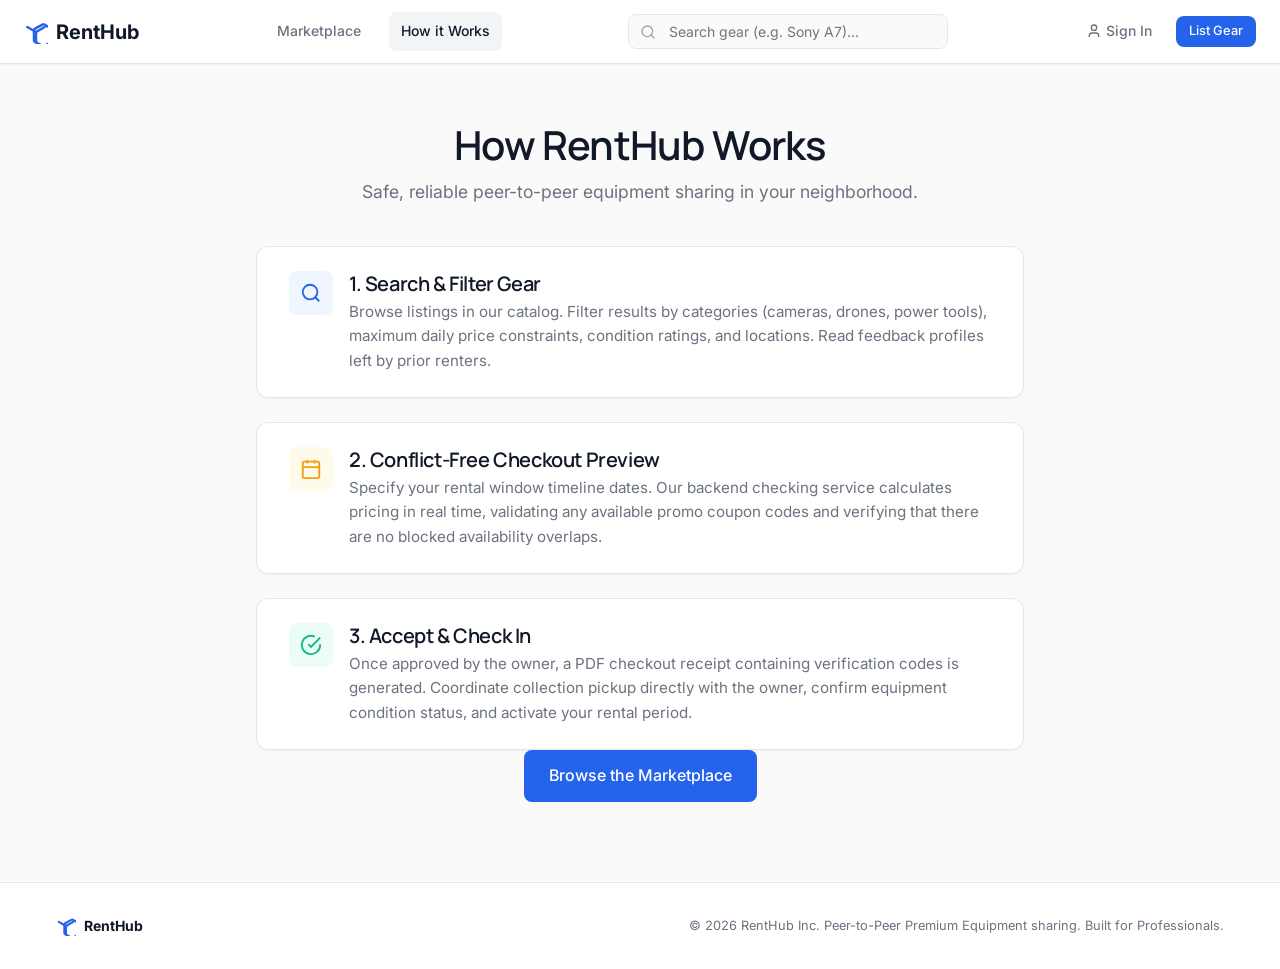
<file: frontend/how-it-works.html>
<!DOCTYPE html>
<html lang="en">
<head>
    <meta charset="UTF-8">
    <meta name="viewport" content="width=device-width, initial-scale=1.0">
    <title>How It Works - RentHub</title>
    <link rel="stylesheet" href="css/style.css">
</head>
<body>
    <div id="navbar-mount"></div>

    <main class="container" style="max-width: 800px; margin-top: var(--space-6); margin-bottom: var(--space-12);">
        <div style="text-align: center; margin-bottom: var(--space-10);">
            <h1 style="font-size: 2.5rem; margin-bottom: var(--space-2); font-family: 'Manrope', sans-serif;">How RentHub Works</h1>
            <p style="font-size: 1.1rem; color: var(--text-secondary);">Safe, reliable peer-to-peer equipment sharing in your neighborhood.</p>
        </div>

        <section class="card mb-6" style="padding: var(--space-6) var(--space-8);">
            <div style="display: flex; gap: var(--space-4); align-items: flex-start;">
                <div style="background: var(--color-primary-light); width: 44px; height: 44px; border-radius: var(--radius-sm); display: flex; align-items: center; justify-content: center; flex-shrink: 0; color: var(--color-primary);">
                    <svg width="22" height="22" viewBox="0 0 24 24" fill="none" stroke="currentColor" stroke-width="2"><circle cx="11" cy="11" r="8"/><line x1="21" y1="21" x2="16.65" y2="16.65"/></svg>
                </div>
                <div>
                    <h3 style="font-size: 1.25rem; font-family: 'Manrope', sans-serif; margin-bottom: var(--space-1);">1. Search & Filter Gear</h3>
                    <p style="font-size: 0.95rem; line-height: 1.6;">Browse listings in our catalog. Filter results by categories (cameras, drones, power tools), maximum daily price constraints, condition ratings, and locations. Read feedback profiles left by prior renters.</p>
                </div>
            </div>
        </section>

        <section class="card mb-6" style="padding: var(--space-6) var(--space-8);">
            <div style="display: flex; gap: var(--space-4); align-items: flex-start;">
                <div style="background: var(--color-warning-light); width: 44px; height: 44px; border-radius: var(--radius-sm); display: flex; align-items: center; justify-content: center; flex-shrink: 0; color: var(--color-warning);">
                    <svg width="22" height="22" viewBox="0 0 24 24" fill="none" stroke="currentColor" stroke-width="2"><rect x="3" y="4" width="18" height="18" rx="2" ry="2"/><line x1="16" y1="2" x2="16" y2="6"/><line x1="8" y1="2" x2="8" y2="6"/><line x1="3" y1="10" x2="21" y2="10"/></svg>
                </div>
                <div>
                    <h3 style="font-size: 1.25rem; font-family: 'Manrope', sans-serif; margin-bottom: var(--space-1);">2. Conflict-Free Checkout Preview</h3>
                    <p style="font-size: 0.95rem; line-height: 1.6;">Specify your rental window timeline dates. Our backend checking service calculates pricing in real time, validating any available promo coupon codes and verifying that there are no blocked availability overlaps.</p>
                </div>
            </div>
        </section>

        <section class="card mb-10" style="padding: var(--space-6) var(--space-8);">
            <div style="display: flex; gap: var(--space-4); align-items: flex-start;">
                <div style="background: var(--color-success-light); width: 44px; height: 44px; border-radius: var(--radius-sm); display: flex; align-items: center; justify-content: center; flex-shrink: 0; color: var(--color-success);">
                    <svg width="22" height="22" viewBox="0 0 24 24" fill="none" stroke="currentColor" stroke-width="2"><path d="M22 11.08V12a10 10 0 1 1-5.93-9.14M22 4L12 14.01l-3-3"/></svg>
                </div>
                <div>
                    <h3 style="font-size: 1.25rem; font-family: 'Manrope', sans-serif; margin-bottom: var(--space-1);">3. Accept & Check In</h3>
                    <p style="font-size: 0.95rem; line-height: 1.6;">Once approved by the owner, a PDF checkout receipt containing verification codes is generated. Coordinate collection pickup directly with the owner, confirm equipment condition status, and activate your rental period.</p>
                </div>
            </div>
        </section>

        <div style="text-align: center;">
            <a href="marketplace.html" class="btn btn-primary btn-lg">Browse the Marketplace</a>
        </div>
    </main>

    <div id="footer-mount"></div>

    <!-- Core Modular Scripts -->
    <script src="js/config.js"></script>
    <script src="js/utils.js"></script>
    <script src="js/auth.js"></script>
    <script src="js/notification.js"></script>
    <script src="js/api.js"></script>
    <script src="js/modal.js"></script>
    <script src="js/ui.js"></script>
    <script src="js/navbar.js"></script>
</body>
</html>
</file>
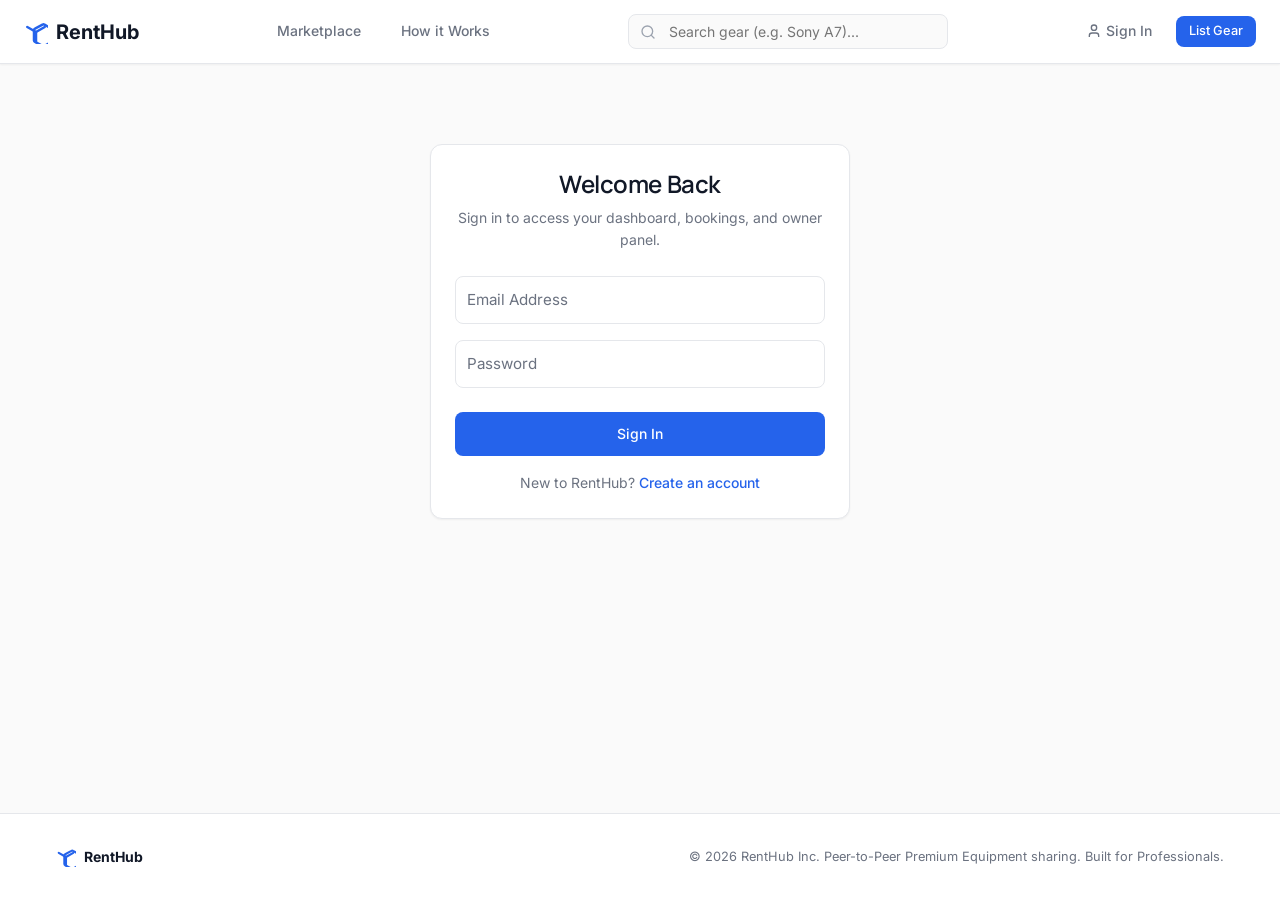
<file: frontend/login.html>
<!DOCTYPE html>
<html lang="en">
<head>
    <meta charset="UTF-8">
    <meta name="viewport" content="width=device-width, initial-scale=1.0">
    <title>Sign In - RentHub</title>
    <link rel="stylesheet" href="css/style.css">
    <style>
        .auth-card {
            max-width: 420px;
            margin: var(--space-12) auto;
            width: 100%;
        }
    </style>
</head>
<body>
    <div id="navbar-mount"></div>

    <main class="container">
        <div class="card auth-card">
            <h2 style="font-size: 1.5rem; margin-bottom: var(--space-2); text-align: center; font-family: 'Manrope', sans-serif;">Welcome Back</h2>
            <p style="text-align: center; margin-bottom: var(--space-6); font-size: 0.875rem;">Sign in to access your dashboard, bookings, and owner panel.</p>
            
            <div id="login-error-alert" class="alert alert-danger" style="display: none;"></div>

            <form id="login-form" novalidate>
                <!-- Floating Email Group -->
                <div class="floating-group">
                    <input type="email" id="email" class="form-input" placeholder=" " required autocomplete="email">
                    <label class="form-label" for="email">Email Address</label>
                    <span class="error-msg">Please enter a valid email address.</span>
                </div>
                
                <!-- Floating Password Group -->
                <div class="floating-group" style="margin-bottom: var(--space-6);">
                    <input type="password" id="password" class="form-input" placeholder=" " required autocomplete="current-password">
                    <label class="form-label" for="password">Password</label>
                    <span class="error-msg">Password is required.</span>
                </div>

                <button type="submit" id="login-submit-btn" class="btn btn-primary" style="width: 100%; margin-bottom: var(--space-4); height: 44px;">
                    Sign In
                </button>
            </form>

            <p style="font-size: 0.875rem; text-align: center; color: var(--text-secondary);">
                New to RentHub? <a href="signup.html">Create an account</a>
            </p>
        </div>
    </main>

    <div id="footer-mount"></div>

    <!-- Core Modular Scripts -->
    <script src="js/config.js"></script>
    <script src="js/utils.js"></script>
    <script src="js/auth.js"></script>
    <script src="js/notification.js"></script>
    <script src="js/api.js"></script>
    <script src="js/modal.js"></script>
    <script src="js/ui.js"></script>
    <script src="js/validation.js"></script>
    <script src="js/navbar.js"></script>
    <script>
        document.addEventListener('DOMContentLoaded', () => {
            // Initialise floating label animation
            if (window.Validation) {
                Validation.initFloatingLabels();
            }

            const loginForm = document.getElementById('login-form');
            const emailInput = document.getElementById('email');
            const passwordInput = document.getElementById('password');
            const submitBtn = document.getElementById('login-submit-btn');
            const errorAlert = document.getElementById('login-error-alert');

            // Real-time validations on blur
            emailInput.addEventListener('blur', () => {
                const isValid = Validation.validateEmail(emailInput.value);
                Validation.setFieldError(emailInput, isValid ? '' : 'Enter a valid email address.');
            });

            passwordInput.addEventListener('blur', () => {
                Validation.setFieldError(passwordInput, passwordInput.value.length > 0 ? '' : 'Password is required.');
            });

            loginForm.addEventListener('submit', async (e) => {
                e.preventDefault();
                errorAlert.style.display = 'none';

                // Check validations
                const emailValid = Validation.validateEmail(emailInput.value);
                const passwordValid = passwordInput.value.length > 0;

                Validation.setFieldError(emailInput, emailValid ? '' : 'Enter a valid email address.');
                Validation.setFieldError(passwordInput, passwordValid ? '' : 'Password is required.');

                if (!emailValid || !passwordValid) return;

                // Toggle button loading spinner
                UI.setButtonLoading(submitBtn, true);

                try {
                    const response = await apiFetch('/auth/login', {
                        method: 'POST',
                        body: { 
                            email: emailInput.value.trim(), 
                            password: passwordInput.value 
                        }
                    });
                    
                    if (response && response.data && response.data.accessToken) {
                        Auth.login(response.data.accessToken, response.data.refreshToken, response.data.user);
                        
                        Toast.success("Welcome back to RentHub!", "Login Successful");

                        // Redirect check
                        const urlParams = new URLSearchParams(window.location.search);
                        const redirectUrl = urlParams.get('redirect');
                        setTimeout(() => {
                            window.location.href = redirectUrl ? decodeURIComponent(redirectUrl) : 'dashboard.html';
                        }, 1000);
                    } else {
                        throw new Error("Invalid response format from server");
                    }
                } catch (err) {
                    UI.setButtonLoading(submitBtn, false, 'Sign In');
                    errorAlert.textContent = err.message || 'Login failed. Please check credentials.';
                    errorAlert.style.display = 'flex';
                    Toast.error(err.message || "Failed to log in.");
                }
            });
        });
    </script>
</body>
</html>
</file>
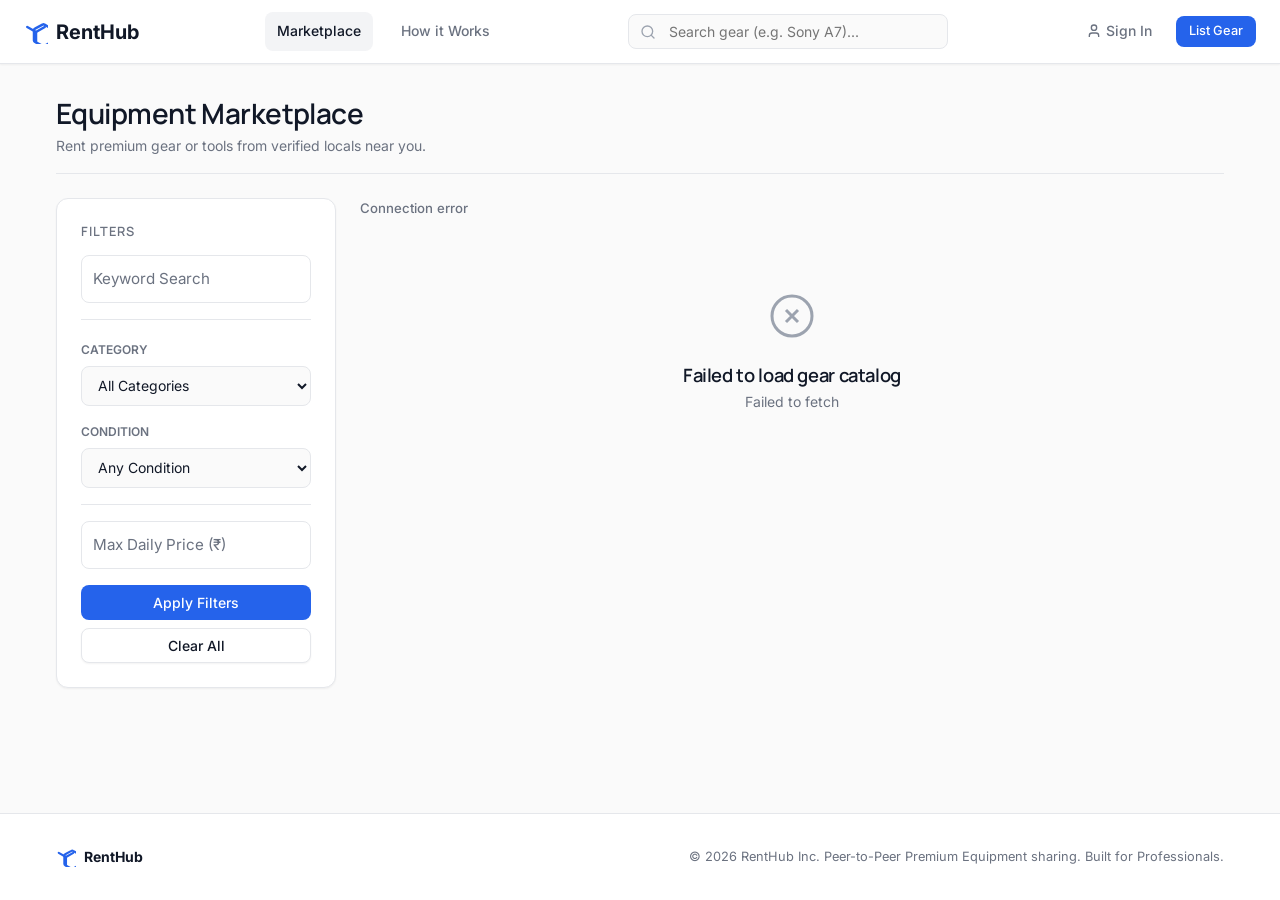
<file: frontend/marketplace.html>
<!DOCTYPE html>
<html lang="en">
<head>
    <meta charset="UTF-8">
    <meta name="viewport" content="width=device-width, initial-scale=1.0">
    <title>Explore Gear - RentHub Marketplace</title>
    <meta name="description" content="Browse and filter hundreds of equipment listings from verified owners near you.">
    <link rel="stylesheet" href="css/style.css?v=2">
    <style>
        .marketplace-header {
            padding-bottom: var(--space-4);
            margin-bottom: var(--space-6);
            border-bottom: 1px solid var(--border-color);
        }
        .filters-sidebar h3 {
            font-size: 0.8rem;
            text-transform: uppercase;
            letter-spacing: 0.08em;
            color: var(--text-secondary);
            font-weight: 600;
            margin-bottom: var(--space-4);
        }
        .filter-section {
            padding-bottom: var(--space-4);
            margin-bottom: var(--space-4);
            border-bottom: 1px solid var(--border-color);
        }
        .filter-section:last-of-type {
            border-bottom: none;
            margin-bottom: 0;
        }
        .catalog-header {
            display: flex;
            justify-content: space-between;
            align-items: center;
            margin-bottom: var(--space-4);
        }
        #results-count {
            font-size: 0.825rem;
            color: var(--text-secondary);
            font-weight: 500;
        }
        .equipment-card {
            display: flex;
            flex-direction: column;
            position: relative;
            cursor: pointer;
        }
        .equipment-img-container {
            position: relative;
            width: 100%;
            aspect-ratio: 1.4;
            border-radius: var(--radius-sm);
            overflow: hidden;
            border: 1px solid var(--border-color);
            margin-bottom: var(--space-3);
        }
        .equipment-img {
            width: 100%;
            height: 100%;
            object-fit: cover;
            transition: transform var(--transition-medium);
        }
        .equipment-card:hover .equipment-img {
            transform: scale(1.03);
        }
        .favorite-badge-btn {
            position: absolute;
            top: 10px;
            right: 10px;
            background: #FFFFFF;
            border: 1px solid var(--border-color);
            width: 32px;
            height: 32px;
            border-radius: 50%;
            display: flex;
            align-items: center;
            justify-content: center;
            box-shadow: var(--shadow-sm);
            cursor: pointer;
            z-index: 5;
            transition: all var(--transition-fast);
            color: var(--text-secondary);
        }
        .favorite-badge-btn:hover {
            color: var(--color-danger);
            transform: scale(1.05);
        }
        .favorite-badge-btn.active {
            color: var(--color-danger);
            border-color: var(--color-danger);
        }
        .equipment-category {
            font-size: 0.725rem;
            font-weight: 600;
            color: var(--color-primary);
            text-transform: uppercase;
            margin-bottom: 2px;
        }
        .equipment-title {
            font-size: 0.95rem;
            margin-bottom: 4px;
            line-height: 1.4;
        }
        .equipment-desc {
            font-size: 0.8rem;
            color: var(--text-secondary);
            margin-bottom: var(--space-3);
            display: -webkit-box;
            -webkit-line-clamp: 2;
            -webkit-box-orient: vertical;
            overflow: hidden;
            line-height: 1.45;
            height: 36px;
        }
        .equipment-meta {
            display: flex;
            justify-content: space-between;
            align-items: center;
            margin-top: auto;
            padding-top: var(--space-2);
            border-top: 1px solid var(--border-color);
        }
        .equipment-price {
            font-size: 1rem;
            font-weight: 700;
            color: var(--text-primary);
        }
        .equipment-price span {
            font-size: 0.75rem;
            font-weight: 400;
            color: var(--text-secondary);
        }
    </style>
</head>
<body>
    <div id="navbar-mount"></div>

    <main class="container">
        <div class="marketplace-header">
            <h1 style="font-size: 1.75rem; margin-bottom: var(--space-1); font-family: 'Manrope', sans-serif;">Equipment Marketplace</h1>
            <p style="font-size: 0.875rem;">Rent premium gear or tools from verified locals near you.</p>
        </div>

        <div class="marketplace-layout">
            <!-- Sidebar Filters -->
            <aside class="filters-sidebar card">
                <h3>Filters</h3>

                <div class="filter-section">
                    <div class="floating-group" style="margin-bottom: 0;">
                        <input type="text" id="filter-search" class="form-input" placeholder=" ">
                        <label class="form-label" for="filter-search">Keyword Search</label>
                    </div>
                </div>

                <div class="filter-section">
                    <div style="margin-bottom: var(--space-3);">
                        <label style="font-size: 0.75rem; font-weight: 600; color: var(--text-secondary); text-transform: uppercase;" for="filter-category">Category</label>
                        <select id="filter-category" class="input-field" style="padding-left: var(--space-3); margin-top: 4px; height: 40px;">
                            <option value="">All Categories</option>
                        </select>
                    </div>
                    <div>
                        <label style="font-size: 0.75rem; font-weight: 600; color: var(--text-secondary); text-transform: uppercase;" for="filter-condition">Condition</label>
                        <select id="filter-condition" class="input-field" style="padding-left: var(--space-3); margin-top: 4px; height: 40px;">
                            <option value="">Any Condition</option>
                            <option value="New">New</option>
                            <option value="Like New">Like New</option>
                            <option value="Good">Good</option>
                            <option value="Fair">Fair</option>
                        </select>
                    </div>
                </div>

                <div class="filter-section">
                    <div class="floating-group" style="margin-bottom: 0;">
                        <input type="number" id="filter-price" class="form-input" placeholder=" " min="0">
                        <label class="form-label" for="filter-price">Max Daily Price (₹)</label>
                    </div>
                </div>

                <button id="apply-filters-btn" class="btn btn-primary" style="width: 100%;">Apply Filters</button>
                <button id="clear-filters-btn" class="btn btn-secondary" style="width: 100%; margin-top: var(--space-2);">Clear All</button>
            </aside>

            <!-- Catalog Section -->
            <section style="flex-grow: 1;">
                <div class="catalog-header">
                    <span id="results-count">Loading listings…</span>
                </div>

                <!-- Skeleton Container -->
                <div id="catalog-loader-container"></div>

                <!-- Empty State Container -->
                <div id="no-items-message" style="display: none;"></div>

                <!-- Dynamic Grid Catalog -->
                <div id="catalog-list" class="catalog-grid" style="display: none;"></div>
            </section>
        </div>
    </main>

    <div id="footer-mount"></div>

    <!-- Core Modular Scripts -->
    <script src="js/config.js"></script>
    <script src="js/utils.js"></script>
    <script src="js/auth.js"></script>
    <script src="js/notification.js"></script>
    <script src="js/api.js"></script>
    <script src="js/modal.js"></script>
    <script src="js/ui.js"></script>
    <script src="js/validation.js"></script>
    <script src="js/navbar.js"></script>
    <script>
        let wishlistIds = new Set();

        document.addEventListener('DOMContentLoaded', async () => {
            if (window.Validation) {
                Validation.initFloatingLabels();
            }

            const urlParams = new URLSearchParams(window.location.search);
            const searchParam = urlParams.get('search');
            if (searchParam) {
                const searchInput = document.getElementById('filter-search');
                searchInput.value = searchParam;
                // Re-trigger float styling check
                searchInput.dispatchEvent(new Event('blur'));
            }

            // Sync user wishlist
            await fetchWishlist();
            await loadCategories();
            await fetchCatalog();

            document.getElementById('apply-filters-btn').addEventListener('click', fetchCatalog);
            document.getElementById('clear-filters-btn').addEventListener('click', () => {
                document.getElementById('filter-search').value = '';
                document.getElementById('filter-category').value = '';
                document.getElementById('filter-price').value = '';
                document.getElementById('filter-condition').value = '';
                
                // Recheck float inputs
                document.querySelectorAll('.floating-group .form-input').forEach(input => {
                    input.dispatchEvent(new Event('blur'));
                });
                
                fetchCatalog();
            });

            // Instant typing debounced filter trigger
            document.getElementById('filter-search').addEventListener('input', Utils.debounce(() => {
                fetchCatalog();
            }, 400));
        });

        async function fetchWishlist() {
            if (!Auth.isLoggedIn()) return;
            try {
                const res = await apiFetch('/wishlist');
                if (res && res.data) {
                    wishlistIds = new Set(res.data.map(item => item.id));
                }
            } catch (err) {
                console.error("Failed to load wishlist:", err);
            }
        }

        async function loadCategories() {
            try {
                const response = await apiFetch('/categories');
                const categorySelect = document.getElementById('filter-category');
                if (response && response.data) {
                    response.data.forEach(cat => {
                        const option = document.createElement('option');
                        option.value = cat.slug;
                        option.textContent = cat.name;
                        categorySelect.appendChild(option);
                    });
                }
            } catch (err) {
                console.error('Failed to load categories:', err);
            }
        }

        async function fetchCatalog() {
            const loaderContainer = document.getElementById('catalog-loader-container');
            const list = document.getElementById('catalog-list');
            const empty = document.getElementById('no-items-message');
            const countLabel = document.getElementById('results-count');

            // Render skeleton
            loaderContainer.style.display = 'block';
            UI.showSkeleton(loaderContainer, 'card-grid', 6);
            
            list.style.display = 'none';
            empty.style.display = 'none';
            countLabel.textContent = 'Updating gear catalog…';

            const searchVal = document.getElementById('filter-search').value.trim();
            const categoryVal = document.getElementById('filter-category').value;
            const priceVal = document.getElementById('filter-price').value;
            const conditionVal = document.getElementById('filter-condition').value;

            let query = `?page=0&size=50`;
            if (searchVal) query += `&keyword=${encodeURIComponent(searchVal)}`;
            if (categoryVal) query += `&categorySlug=${categoryVal}`;
            if (priceVal) query += `&maxPrice=${parseInt(priceVal) * 100}`; // Convert to cents
            if (conditionVal) query += `&condition=${encodeURIComponent(conditionVal)}`;

            try {
                const response = await apiFetch(`/equipment${query}`, { abortKey: 'catalog-search' });
                loaderContainer.style.display = 'none';

                if (response && response.data && response.data.content && response.data.content.length > 0) {
                    const items = response.data.content;
                    countLabel.textContent = `Showing ${items.length} gear listing${items.length !== 1 ? 's' : ''}`;
                    list.innerHTML = '';

                    items.forEach(item => {
                        const card = document.createElement('div');
                        card.className = 'card equipment-card card-hover';
                        
                        // Handle click-through redirection to details unless clicking the favorite heart button
                        card.onclick = (e) => {
                            if (!e.target.closest('.favorite-badge-btn')) {
                                window.location.href = `equipment.html?id=${item.id}`;
                            }
                        };

                        const isFav = wishlistIds.has(item.id);
                        const heartIconStr = isFav 
                            ? `<svg width="15" height="15" viewBox="0 0 24 24" fill="var(--color-danger)" stroke="var(--color-danger)"><path d="M19 14c1.49-1.46 3-3.21 3-5.5A5.5 5.5 0 0 0 16.5 3c-1.76 0-3 .5-4.5 2-1.5-1.5-2.74-2-4.5-2A5.5 5.5 0 0 0 2 8.5c0 2.3 1.5 4.05 3 5.5l7 7Z"/></svg>`
                            : `<svg width="15" height="15" viewBox="0 0 24 24" fill="none" stroke="currentColor" stroke-width="2"><path d="M19 14c1.49-1.46 3-3.21 3-5.5A5.5 5.5 0 0 0 16.5 3c-1.76 0-3 .5-4.5 2-1.5-1.5-2.74-2-4.5-2A5.5 5.5 0 0 0 2 8.5c0 2.3 1.5 4.05 3 5.5l7 7Z"/></svg>`;

                        const fallBackImg = 'https://images.unsplash.com/photo-1586528116311-ad8dd3c8310d?auto=format&fit=crop&w=500&q=80';
                        const imageSrc = item.imageUrl ? Utils.imageUrl(item.imageUrl) : fallBackImg;

                        card.innerHTML = `
                            <div class="favorite-badge-btn ${isFav ? 'active' : ''}" onclick="toggleFavorite(event, ${item.id})">
                                ${heartIconStr}
                            </div>
                            <div class="equipment-img-container">
                                <img class="equipment-img" src="${imageSrc}" alt="${Utils.sanitize(item.title)}" loading="lazy">
                            </div>
                            <div class="equipment-category">${Utils.sanitize(item.categoryName || 'Equipment')}</div>
                            <h3 class="equipment-title">${Utils.sanitize(item.title)}</h3>
                            <p class="equipment-desc">${Utils.sanitize(item.description || '')}</p>
                            <div class="equipment-meta">
                                <div class="equipment-price">${Utils.formatCurrency(item.dailyRate)}<span>/day</span></div>
                                <span class="badge badge-active">${Utils.sanitize(item.condition || 'Good')}</span>
                            </div>
                        `;
                        list.appendChild(card);
                    });

                    list.style.display = 'grid';
                } else {
                    countLabel.textContent = '0 items found';
                    UI.showEmptyState(empty, "No gear listings found", "Try broadening your keyboard search query or resetting filters.");
                    empty.style.display = 'block';
                }
            } catch (err) {
                // Ignore aborted fetches
                if (err.name === 'AbortError') return;

                console.error('Failed to load catalog:', err);
                loaderContainer.style.display = 'none';
                countLabel.textContent = 'Connection error';
                UI.showEmptyState(empty, "Failed to load gear catalog", err.message || "Please check that your backend service is running.");
                empty.style.display = 'block';
            }
        }

        async function toggleFavorite(e, id) {
            e.stopPropagation();
            if (!Auth.isLoggedIn()) { Auth.requireAuth(); return; }

            const button = e.currentTarget;
            try {
                await apiFetch(`/wishlist/${id}`, { method: 'POST' });
                if (wishlistIds.has(id)) {
                    wishlistIds.delete(id);
                    button.classList.remove('active');
                    button.innerHTML = `<svg width="15" height="15" viewBox="0 0 24 24" fill="none" stroke="currentColor" stroke-width="2"><path d="M19 14c1.49-1.46 3-3.21 3-5.5A5.5 5.5 0 0 0 16.5 3c-1.76 0-3 .5-4.5 2-1.5-1.5-2.74-2-4.5-2A5.5 5.5 0 0 0 2 8.5c0 2.3 1.5 4.05 3 5.5l7 7Z"/></svg>`;
                    Toast.info("Removed from your wishlist.");
                } else {
                    wishlistIds.add(id);
                    button.classList.add('active');
                    button.innerHTML = `<svg width="15" height="15" viewBox="0 0 24 24" fill="var(--color-danger)" stroke="var(--color-danger)"><path d="M19 14c1.49-1.46 3-3.21 3-5.5A5.5 5.5 0 0 0 16.5 3c-1.76 0-3 .5-4.5 2-1.5-1.5-2.74-2-4.5-2A5.5 5.5 0 0 0 2 8.5c0 2.3 1.5 4.05 3 5.5l7 7Z"/></svg>`;
                    Toast.success("Added to your wishlist!");
                }
            } catch (err) {
                console.error("Failed to update wishlist:", err);
                Toast.error("Failed to update wishlist.");
            }
        }
    </script>
</body>
</html>
</file>
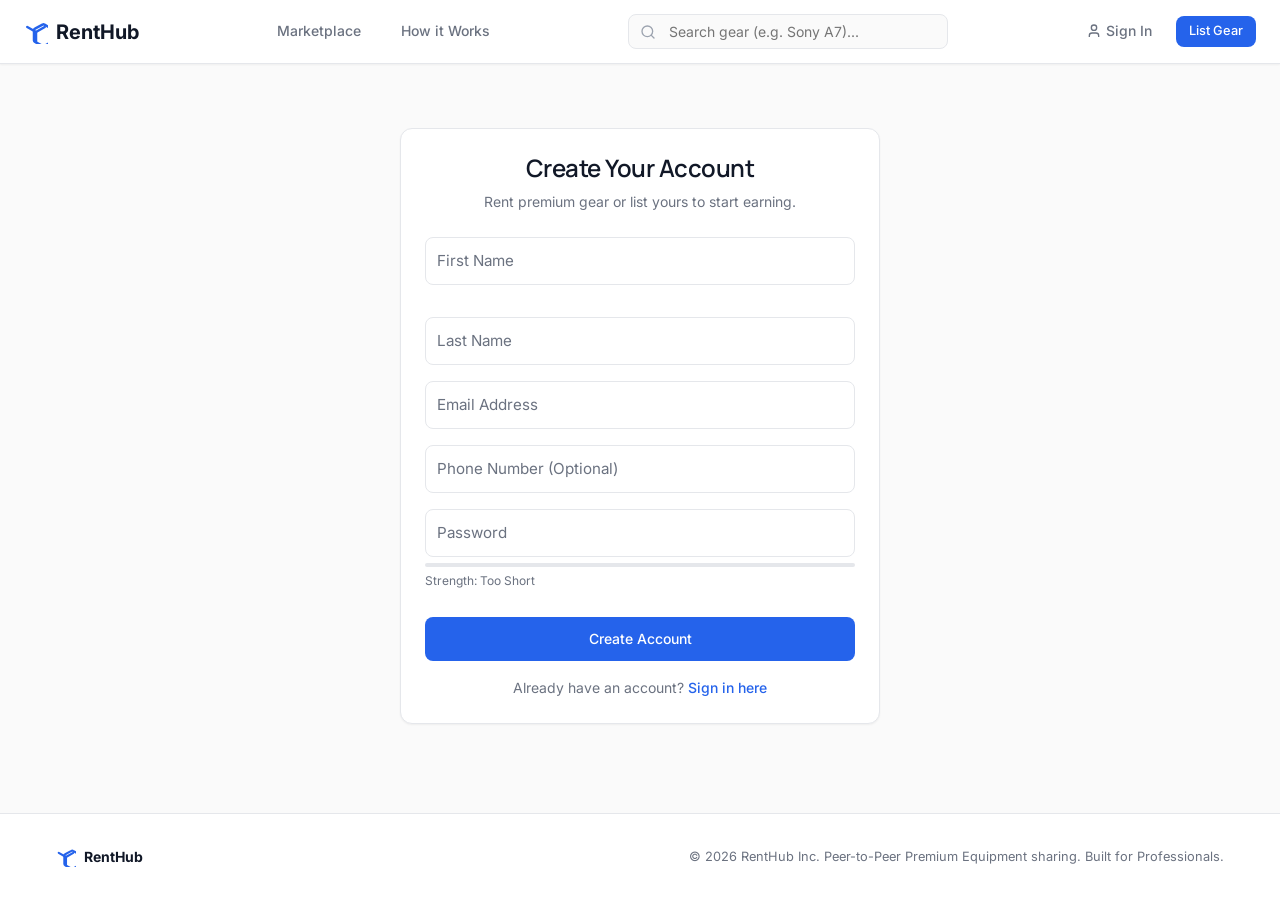
<file: frontend/signup.html>
<!DOCTYPE html>
<html lang="en">
<head>
    <meta charset="UTF-8">
    <meta name="viewport" content="width=device-width, initial-scale=1.0">
    <title>Create Account - RentHub</title>
    <link rel="stylesheet" href="css/style.css">
    <style>
        .auth-card {
            max-width: 480px;
            margin: var(--space-8) auto;
            width: 100%;
        }
        .strength-meter {
            height: 4px;
            background-color: var(--border-color);
            border-radius: 99px;
            margin-top: 6px;
            overflow: hidden;
            transition: all var(--transition-fast);
        }
        .strength-bar {
            height: 100%;
            width: 0;
            transition: width 200ms ease-in-out, background-color 200ms ease-in-out;
        }
        .strength-label {
            font-size: 0.75rem;
            color: var(--text-secondary);
            margin-top: 4px;
            display: inline-block;
        }
    </style>
</head>
<body>
    <div id="navbar-mount"></div>

    <main class="container">
        <div class="card auth-card">
            <h2 style="font-size: 1.5rem; margin-bottom: var(--space-2); text-align: center; font-family: 'Manrope', sans-serif;">Create Your Account</h2>
            <p style="text-align: center; margin-bottom: var(--space-6); font-size: 0.875rem;">Rent premium gear or list yours to start earning.</p>

            <div id="signup-error-alert" class="alert alert-danger" style="display: none;"></div>

            <form id="signup-form" novalidate>
                <!-- Name Row -->
                <div class="form-row">
                    <div class="floating-group">
                        <input type="text" id="firstName" class="form-input" placeholder=" " minlength="2" maxlength="50" required autocomplete="given-name">
                        <label class="form-label" for="firstName">First Name</label>
                        <span class="error-msg">Enter first name (min 2 chars).</span>
                    </div>
                    <div class="floating-group">
                        <input type="text" id="lastName" class="form-input" placeholder=" " minlength="2" maxlength="50" required autocomplete="family-name">
                        <label class="form-label" for="lastName">Last Name</label>
                        <span class="error-msg">Enter last name (min 2 chars).</span>
                    </div>
                </div>

                <!-- Floating Email -->
                <div class="floating-group">
                    <input type="email" id="email" class="form-input" placeholder=" " required autocomplete="email">
                    <label class="form-label" for="email">Email Address</label>
                    <span class="error-msg">Enter a valid email address.</span>
                </div>

                <!-- Floating Phone -->
                <div class="floating-group">
                    <input type="tel" id="phone" class="form-input" placeholder=" " autocomplete="tel">
                    <label class="form-label" for="phone">Phone Number (Optional)</label>
                    <span class="error-msg">Enter a valid phone number format.</span>
                </div>

                <!-- Floating Password -->
                <div class="floating-group" style="margin-bottom: var(--space-1);">
                    <input type="password" id="password" class="form-input" placeholder=" " required autocomplete="new-password">
                    <label class="form-label" for="password">Password</label>
                    <span class="error-msg">Password must be at least 8 characters.</span>
                </div>
                
                <!-- Password Strength widget -->
                <div style="margin-bottom: var(--space-6);">
                    <div class="strength-meter">
                        <div id="strength-indicator-bar" class="strength-bar"></div>
                    </div>
                    <span id="strength-text" class="strength-label">Strength: Too Short</span>
                </div>

                <button type="submit" id="signup-submit-btn" class="btn btn-primary" style="width: 100%; margin-bottom: var(--space-4); height: 44px;">
                    Create Account
                </button>
            </form>

            <p style="font-size: 0.875rem; text-align: center; color: var(--text-secondary);">
                Already have an account? <a href="login.html">Sign in here</a>
            </p>
        </div>
    </main>

    <div id="footer-mount"></div>

    <!-- Core Modular Scripts -->
    <script src="js/config.js"></script>
    <script src="js/utils.js"></script>
    <script src="js/auth.js"></script>
    <script src="js/notification.js"></script>
    <script src="js/api.js"></script>
    <script src="js/modal.js"></script>
    <script src="js/ui.js"></script>
    <script src="js/validation.js"></script>
    <script src="js/navbar.js"></script>
    <script>
        document.addEventListener('DOMContentLoaded', () => {
            if (window.Validation) {
                Validation.initFloatingLabels();
            }

            const signupForm = document.getElementById('signup-form');
            const firstNameInput = document.getElementById('firstName');
            const lastNameInput = document.getElementById('lastName');
            const emailInput = document.getElementById('email');
            const phoneInput = document.getElementById('phone');
            const passwordInput = document.getElementById('password');
            const submitBtn = document.getElementById('signup-submit-btn');
            const errorAlert = document.getElementById('signup-error-alert');
            const strengthBar = document.getElementById('strength-indicator-bar');
            const strengthText = document.getElementById('strength-text');

            // Password strength estimator
            passwordInput.addEventListener('input', () => {
                const strength = Validation.getPasswordStrength(passwordInput.value);
                const scorePercentage = (strength.score / 4) * 100;
                
                strengthBar.style.width = `${scorePercentage}%`;
                strengthBar.style.backgroundColor = strength.color;
                strengthText.textContent = `Strength: ${strength.text}`;
                strengthText.style.color = strength.color;
            });

            // Blur validations
            firstNameInput.addEventListener('blur', () => {
                const isValid = firstNameInput.value.trim().length >= 2;
                Validation.setFieldError(firstNameInput, isValid ? '' : 'First name must be at least 2 characters.');
            });

            lastNameInput.addEventListener('blur', () => {
                const isValid = lastNameInput.value.trim().length >= 2;
                Validation.setFieldError(lastNameInput, isValid ? '' : 'Last name must be at least 2 characters.');
            });

            emailInput.addEventListener('blur', () => {
                const isValid = Validation.validateEmail(emailInput.value);
                Validation.setFieldError(emailInput, isValid ? '' : 'Enter a valid email address.');
            });

            phoneInput.addEventListener('blur', () => {
                const isValid = Validation.validatePhone(phoneInput.value);
                Validation.setFieldError(phoneInput, isValid ? '' : 'Invalid phone number format.');
            });

            passwordInput.addEventListener('blur', () => {
                const isValid = passwordInput.value.length >= 8;
                Validation.setFieldError(passwordInput, isValid ? '' : 'Password must be at least 8 characters.');
            });

            signupForm.addEventListener('submit', async (e) => {
                e.preventDefault();
                errorAlert.style.display = 'none';

                const fnValid = firstNameInput.value.trim().length >= 2;
                const lnValid = lastNameInput.value.trim().length >= 2;
                const emailValid = Validation.validateEmail(emailInput.value);
                const phoneValid = Validation.validatePhone(phoneInput.value);
                const passValid = passwordInput.value.length >= 8;

                Validation.setFieldError(firstNameInput, fnValid ? '' : 'First name must be at least 2 characters.');
                Validation.setFieldError(lastNameInput, lnValid ? '' : 'Last name must be at least 2 characters.');
                Validation.setFieldError(emailInput, emailValid ? '' : 'Enter a valid email address.');
                Validation.setFieldError(phoneInput, phoneValid ? '' : 'Invalid phone number format.');
                Validation.setFieldError(passwordInput, passValid ? '' : 'Password must be at least 8 characters.');

                if (!fnValid || !lnValid || !emailValid || !phoneValid || !passValid) return;

                UI.setButtonLoading(submitBtn, true);

                try {
                    const response = await apiFetch('/auth/register', {
                        method: 'POST',
                        body: {
                            firstName: firstNameInput.value.trim(),
                            lastName: lastNameInput.value.trim(),
                            email: emailInput.value.trim(),
                            phone: phoneInput.value.trim() || null,
                            password: passwordInput.value
                        }
                    });

                    if (response && response.data && response.data.accessToken) {
                        Auth.login(response.data.accessToken, response.data.refreshToken, response.data.user);
                        Toast.success("Registration complete! Welcome aboard.", "Account Created");
                        setTimeout(() => window.location.href = 'dashboard.html', 1000);
                    } else {
                        throw new Error("Invalid response format");
                    }
                } catch (err) {
                    UI.setButtonLoading(submitBtn, false, 'Create Account');
                    
                    if (err.data && typeof err.data === 'object') {
                        const details = Object.entries(err.data).map(([k, v]) => `${k}: ${v}`).join('; ');
                        errorAlert.textContent = `${err.message} (${details})`;
                    } else {
                        errorAlert.textContent = err.message || 'Registration failed. Email might be in use.';
                    }
                    errorAlert.style.display = 'flex';
                    Toast.error(errorAlert.textContent);
                }
            });
        });
    </script>
</body>
</html>
</file>
<file: frontend/css/style.css>
@import url('https://fonts.googleapis.com/css2?family=Inter:wght@300;400;500;600;700&family=Manrope:wght@400;500;600;700&display=swap');

:root {
    /* Color Palette - Premium Light Theme (Stripe/Linear Inspired) */
    --bg-base: #FFFFFF;
    --bg-surface: #FAFAFA;
    --card-bg: #FFFFFF;
    --border-color: #E5E7EB;
    
    --text-primary: #111827;
    --text-secondary: #6B7280;
    --text-muted: #9CA3AF;
    
    --color-primary: #2563EB;
    --color-primary-hover: #1D4ED8;
    --color-primary-light: #EFF6FF;
    
    --color-success: #10B981;
    --color-success-light: #ECFDF5;
    
    --color-warning: #F59E0B;
    --color-warning-light: #FFFBEB;
    
    --color-danger: #EF4444;
    --color-danger-light: #FEF2F2;
    
    --color-info: #2563EB;
    --color-info-light: #EFF6FF;
    
    --bg-hover: #F3F4F6;
    --bg-active: #E5E7EB;
    
    /* Typography */
    --font-sans: 'Inter', 'Manrope', -apple-system, BlinkMacSystemFont, "Segoe UI", Roboto, sans-serif;
    
    /* Spacing System (8-point grid) */
    --space-1: 4px;
    --space-2: 8px;
    --space-3: 12px;
    --space-4: 16px;
    --space-5: 20px;
    --space-6: 24px;
    --space-8: 32px;
    --space-10: 40px;
    --space-12: 48px;
    --space-16: 64px;
    
    /* Shadows */
    --shadow-sm: 0 1px 2px 0 rgba(0, 0, 0, 0.05);
    --shadow-md: 0 4px 6px -1px rgba(0, 0, 0, 0.05), 0 2px 4px -1px rgba(0, 0, 0, 0.03);
    --shadow-lg: 0 10px 15px -3px rgba(0, 0, 0, 0.05), 0 4px 6px -2px rgba(0, 0, 0, 0.02);
    --shadow-inset: inset 0 2px 4px 0 rgba(0, 0, 0, 0.06);
    
    /* Border Radii */
    --radius-sm: 8px;
    --radius-lg: 12px;
    
    /* Transitions */
    --transition-fast: 150ms ease-in-out;
    --transition-medium: 200ms ease-in-out;
    --transition-slow: 250ms ease-in-out;
}

/* Global Reset */
* {
    margin: 0;
    padding: 0;
    box-sizing: border-box;
    outline: none;
}

body {
    background-color: var(--bg-surface);
    color: var(--text-primary);
    font-family: var(--font-sans);
    line-height: 1.6;
    min-height: 100vh;
    display: flex;
    flex-direction: column;
    overflow-x: hidden;
    -webkit-font-smoothing: antialiased;
    -moz-osx-font-smoothing: grayscale;
}

/* Typography */
h1, h2, h3, h4, h5, h6 {
    font-family: 'Manrope', var(--font-sans);
    font-weight: 600;
    color: var(--text-primary);
    letter-spacing: -0.02em;
    line-height: 1.25;
}

h1 { font-size: 2.25rem; }
h2 { font-size: 1.75rem; }
h3 { font-size: 1.35rem; }
h4 { font-size: 1.1rem; }

p {
    color: var(--text-secondary);
    font-size: 0.95rem;
}

a {
    color: var(--color-primary);
    text-decoration: none;
    transition: color var(--transition-fast);
    font-weight: 500;
}

a:hover {
    color: var(--color-primary-hover);
}

/* Focus States for Accessibility */
a:focus-visible, 
button:focus-visible, 
input:focus-visible, 
select:focus-visible, 
textarea:focus-visible {
    outline: 2px solid var(--color-primary);
    outline-offset: 2px;
}

/* Scrollbar Customization */
::-webkit-scrollbar {
    width: 8px;
    height: 8px;
}
::-webkit-scrollbar-track {
    background: var(--bg-surface);
}
::-webkit-scrollbar-thumb {
    background: var(--border-color);
    border-radius: 99px;
}
::-webkit-scrollbar-thumb:hover {
    background: var(--text-muted);
}

/* Layout Containers */
.container {
    width: 100%;
    max-width: 1200px;
    margin: 0 auto;
    padding: var(--space-8) var(--space-4);
    flex-grow: 1;
}

/* Header & Navbar */
.navbar {
    position: sticky;
    top: 0;
    z-index: 100;
    background: var(--bg-base);
    border-bottom: 1px solid var(--border-color);
    height: 64px;
    box-shadow: var(--shadow-sm);
    transition: all var(--transition-fast);
}

.nav-container {
    max-width: 1280px;
    margin: 0 auto;
    padding: 0 var(--space-6);
    height: 100%;
    display: flex;
    justify-content: space-between;
    align-items: center;
}

.nav-logo {
    font-size: 1.25rem;
    font-weight: 700;
    color: var(--text-primary);
    display: flex;
    align-items: center;
    gap: var(--space-2);
}

.nav-logo svg {
    color: var(--color-primary);
}

.nav-link {
    color: var(--text-secondary);
    font-size: 0.875rem;
    font-weight: 500;
    padding: var(--space-2) var(--space-3);
    border-radius: var(--radius-sm);
    transition: all var(--transition-fast);
}

.nav-link:hover, .nav-link.active {
    color: var(--text-primary);
    background: var(--bg-hover);
}

.nav-links {
    display: flex;
    gap: var(--space-3);
    align-items: center;
}

/* Nav Search bar */
.search-wrapper {
    position: relative;
    width: 100%;
    max-width: 320px;
}

.input-icon {
    position: absolute;
    left: var(--space-3);
    top: 50%;
    transform: translateY(-50%);
    color: var(--text-muted);
    pointer-events: none;
    display: flex;
}

.input-field {
    width: 100%;
    padding: var(--space-2) var(--space-4) var(--space-2) var(--space-10);
    background: var(--bg-surface);
    border: 1px solid var(--border-color);
    border-radius: var(--radius-sm);
    color: var(--text-primary);
    font-family: inherit;
    font-size: 0.875rem;
    transition: border-color var(--transition-fast), background-color var(--transition-fast);
}

.input-field:focus {
    background: var(--bg-base);
    border-color: var(--color-primary);
}

/* Dropdowns & Modals */
.user-menu-container {
    position: relative;
}

.user-menu-dropdown {
    position: absolute;
    right: 0;
    top: calc(100% + var(--space-2));
    background: var(--bg-base);
    border: 1px solid var(--border-color);
    border-radius: var(--radius-lg);
    box-shadow: var(--shadow-lg);
    width: 220px;
    padding: var(--space-2);
    display: none;
    flex-direction: column;
    z-index: 150;
}

.user-menu-dropdown.active {
    display: flex;
}

.user-menu-item {
    padding: var(--space-2) var(--space-3);
    color: var(--text-secondary);
    font-size: 0.875rem;
    border-radius: var(--radius-sm);
    display: flex;
    align-items: center;
    gap: var(--space-2);
    transition: var(--transition-fast);
}

.user-menu-item:hover {
    background: var(--bg-hover);
    color: var(--text-primary);
}

.user-avatar {
    width: 32px;
    height: 32px;
    border-radius: 50%;
    background: var(--color-primary-light);
    color: var(--color-primary);
    display: flex;
    align-items: center;
    justify-content: center;
    font-weight: 600;
    cursor: pointer;
    border: 1px solid var(--border-color);
}

/* Buttons System */
.btn {
    display: inline-flex;
    align-items: center;
    justify-content: center;
    padding: var(--space-2) var(--space-4);
    border-radius: var(--radius-sm);
    font-weight: 500;
    font-size: 0.875rem;
    border: 1px solid transparent;
    cursor: pointer;
    transition: all var(--transition-fast);
    gap: var(--space-2);
    font-family: inherit;
}

.btn-primary {
    background: var(--color-primary);
    color: #FFFFFF;
}

.btn-primary:hover {
    background: var(--color-primary-hover);
}

.btn-primary:disabled {
    background: var(--text-muted);
    cursor: not-allowed;
    opacity: 0.6;
}

.btn-secondary {
    background: #FFFFFF;
    color: var(--text-primary);
    border-color: var(--border-color);
    box-shadow: var(--shadow-sm);
}

.btn-secondary:hover {
    background: var(--bg-hover);
}

.btn-danger {
    background: var(--color-danger);
    color: #FFFFFF;
}

.btn-danger:hover {
    background: #DC2626;
}

.btn-ghost {
    background: transparent;
    color: var(--text-secondary);
}

.btn-ghost:hover {
    background: var(--bg-hover);
    color: var(--text-primary);
}

.btn-sm {
    padding: var(--space-1) var(--space-3);
    font-size: 0.8rem;
}

.btn-lg {
    padding: var(--space-3) var(--space-6);
    font-size: 1rem;
}

/* Loading buttons spinner */
.btn-loading {
    pointer-events: none;
    opacity: 0.8;
}

.btn-loading::after {
    content: "";
    width: 16px;
    height: 16px;
    border: 2px solid transparent;
    border-top-color: currentColor;
    border-radius: 50%;
    animation: spin 600ms linear infinite;
    display: inline-block;
}

@keyframes spin {
    to { transform: rotate(360deg); }
}

/* Flat Enterprise Cards */
.card {
    background: var(--card-bg);
    border: 1px solid var(--border-color);
    border-radius: var(--radius-lg);
    padding: var(--space-6);
    box-shadow: var(--shadow-sm);
    transition: border-color var(--transition-fast), box-shadow var(--transition-fast);
}

.card-hover:hover {
    border-color: var(--text-muted);
    box-shadow: var(--shadow-md);
}

/* Spacing and Utilities */
.mb-1 { margin-bottom: var(--space-1); }
.mb-2 { margin-bottom: var(--space-2); }
.mb-3 { margin-bottom: var(--space-3); }
.mb-4 { margin-bottom: var(--space-4); }
.mb-6 { margin-bottom: var(--space-6); }
.mb-8 { margin-bottom: var(--space-8); }

.flex { display: flex; }
.align-center { align-items: center; }
.justify-between { justify-content: space-between; }
.gap-2 { gap: var(--space-2); }
.gap-4 { gap: var(--space-4); }

.grid-2 { display: grid; grid-template-columns: repeat(2, 1fr); gap: var(--space-4); }
.grid-3 { display: grid; grid-template-columns: repeat(3, 1fr); gap: var(--space-6); }
.grid-4 { display: grid; grid-template-columns: repeat(4, 1fr); gap: var(--space-6); }

/* Floating Labels Form System */
.floating-group {
    position: relative;
    margin-bottom: var(--space-4);
}

.floating-group .form-input {
    width: 100%;
    height: 48px;
    padding: 20px 12px 6px 12px;
    font-size: 0.95rem;
    font-family: inherit;
    background: var(--bg-base);
    border: 1px solid var(--border-color);
    border-radius: var(--radius-sm);
    color: var(--text-primary);
    transition: all var(--transition-fast);
}

.floating-group .form-input:focus {
    border-color: var(--color-primary);
    box-shadow: 0 0 0 3px rgba(37, 99, 235, 0.1);
}

.floating-group .form-label {
    position: absolute;
    top: 50%;
    left: 12px;
    transform: translateY(-50%);
    pointer-events: none;
    transition: all var(--transition-fast);
    color: var(--text-secondary);
    font-size: 0.95rem;
    transform-origin: left top;
}

.floating-group .form-input:focus ~ .form-label,
.floating-group .form-input:not(:placeholder-shown) ~ .form-label {
    top: 6px;
    transform: translateY(0) scale(0.75);
    color: var(--color-primary);
}

.error-msg {
    font-size: 0.775rem;
    color: var(--color-danger);
    margin-top: 4px;
    display: none;
}

.floating-group.invalid .form-input {
    border-color: var(--color-danger);
}

.floating-group.invalid .form-label {
    color: var(--color-danger);
}

.floating-group.invalid .error-msg {
    display: block;
}

/* Custom Checkbox & Radio Buttons */
.checkbox-container, .radio-container {
    display: flex;
    align-items: center;
    position: relative;
    padding-left: 28px;
    margin-bottom: var(--space-2);
    cursor: pointer;
    font-size: 0.875rem;
    color: var(--text-secondary);
    user-select: none;
}

.checkbox-container input, .radio-container input {
    position: absolute;
    opacity: 0;
    cursor: pointer;
    height: 0;
    width: 0;
}

.checkmark {
    position: absolute;
    top: 50%;
    left: 0;
    transform: translateY(-50%);
    height: 18px;
    width: 18px;
    background-color: #FFFFFF;
    border: 1px solid var(--border-color);
    border-radius: 4px;
    transition: all var(--transition-fast);
}

.checkbox-container:hover input ~ .checkmark,
.radio-container:hover input ~ .checkmark {
    border-color: var(--text-muted);
}

.checkbox-container input:checked ~ .checkmark {
    background-color: var(--color-primary);
    border-color: var(--color-primary);
}

.checkmark::after {
    content: "";
    position: absolute;
    display: none;
}

.checkbox-container input:checked ~ .checkmark::after {
    display: block;
}

.checkbox-container .checkmark::after {
    left: 6px;
    top: 2px;
    width: 4px;
    height: 8px;
    border: solid #FFFFFF;
    border-width: 0 2px 2px 0;
    transform: rotate(45deg);
}

/* Radio button spec */
.radio-container .checkmark {
    border-radius: 50%;
}

.radio-container input:checked ~ .checkmark {
    background-color: #FFFFFF;
    border-color: var(--color-primary);
    border-width: 5px;
}

/* Badges / Chips System */
.badge {
    display: inline-flex;
    align-items: center;
    padding: 2px 8px;
    border-radius: 99px;
    font-size: 0.75rem;
    font-weight: 500;
    line-height: 1.25;
    border: 1px solid transparent;
}

.badge-pending   { background: var(--color-warning-light); color: var(--color-warning); border-color: rgba(245, 158, 11, 0.2); }
.badge-approved  { background: var(--color-success-light); color: var(--color-success); border-color: rgba(16, 185, 129, 0.2); }
.badge-active    { background: var(--color-info-light); color: var(--color-primary); border-color: rgba(37, 99, 235, 0.2); }
.badge-completed { background: var(--bg-hover); color: var(--text-secondary); border-color: var(--border-color); }
.badge-cancelled { background: var(--color-danger-light); color: var(--color-danger); border-color: rgba(239, 68, 68, 0.2); }
.badge-rejected  { background: var(--color-danger-light); color: var(--color-danger); border-color: rgba(239, 68, 68, 0.2); }

/* Sticky Tables */
.table-responsive {
    overflow-x: auto;
    width: 100%;
    border-radius: var(--radius-sm);
    border: 1px solid var(--border-color);
}

table {
    width: 100%;
    border-collapse: collapse;
    text-align: left;
}

th, td {
    padding: var(--space-4);
    border-bottom: 1px solid var(--border-color);
}

th {
    color: var(--text-secondary);
    font-weight: 600;
    font-size: 0.775rem;
    text-transform: uppercase;
    letter-spacing: 0.05em;
    background: var(--bg-surface);
    position: sticky;
    top: 0;
    z-index: 10;
}

td {
    font-size: 0.875rem;
    color: var(--text-primary);
    background: #FFFFFF;
}

tr:hover td {
    background: var(--bg-surface);
}

/* Modals */
.modal-backdrop {
    display: none;
    position: fixed;
    inset: 0;
    background: rgba(17, 24, 39, 0.4);
    backdrop-filter: blur(4px);
    z-index: 500;
    animation: fadeIn var(--transition-fast);
}

.modal-backdrop.visible {
    display: block;
}

.modal {
    display: none;
    position: fixed;
    top: 50%;
    left: 50%;
    transform: translate(-50%, -50%) scale(0.95);
    z-index: 600;
    width: 90%;
    max-width: 480px;
    background: var(--card-bg);
    border: 1px solid var(--border-color);
    border-radius: var(--radius-lg);
    padding: var(--space-6);
    box-shadow: var(--shadow-lg);
    transition: transform var(--transition-medium);
}

.modal.visible {
    display: block;
    transform: translate(-50%, -50%) scale(1);
}

.modal-header {
    display: flex;
    justify-content: space-between;
    align-items: center;
    margin-bottom: var(--space-4);
    padding-bottom: var(--space-3);
    border-bottom: 1px solid var(--border-color);
}

.modal-header h3 {
    font-size: 1.15rem;
    font-weight: 600;
}

.modal-close {
    background: none;
    border: none;
    color: var(--text-secondary);
    cursor: pointer;
    font-size: 1.5rem;
    line-height: 1;
    transition: color var(--transition-fast);
}

.modal-close:hover {
    color: var(--text-primary);
}

/* Toast Notifications */
.toast-container {
    position: fixed;
    top: var(--space-6);
    right: var(--space-6);
    z-index: 1000;
    display: flex;
    flex-direction: column;
    gap: var(--space-3);
    pointer-events: none;
}

.toast {
    background: var(--card-bg);
    border: 1px solid var(--border-color);
    border-radius: var(--radius-sm);
    padding: var(--space-4);
    box-shadow: var(--shadow-lg);
    min-width: 320px;
    max-width: 400px;
    display: flex;
    align-items: flex-start;
    gap: var(--space-3);
    pointer-events: auto;
    animation: slideIn var(--transition-slow) cubic-bezier(0.16, 1, 0.3, 1);
    position: relative;
    overflow: hidden;
}

.toast::before {
    content: "";
    position: absolute;
    left: 0;
    top: 0;
    bottom: 0;
    width: 4px;
}

.toast-success::before { background: var(--color-success); }
.toast-error::before { background: var(--color-danger); }
.toast-warning::before { background: var(--color-warning); }
.toast-info::before { background: var(--color-info); }

.toast-content {
    flex-grow: 1;
}

.toast-title {
    font-size: 0.875rem;
    font-weight: 600;
    margin-bottom: 2px;
}

.toast-msg {
    font-size: 0.825rem;
    color: var(--text-secondary);
}

.toast-close {
    background: none;
    border: none;
    color: var(--text-muted);
    cursor: pointer;
    font-size: 1.1rem;
    line-height: 1;
}

/* Breadcrumbs */
.breadcrumb {
    display: flex;
    align-items: center;
    gap: var(--space-2);
    font-size: 0.825rem;
    color: var(--text-secondary);
    margin-bottom: var(--space-4);
}

.breadcrumb a {
    color: var(--text-secondary);
    font-weight: 400;
}

.breadcrumb a:hover {
    color: var(--text-primary);
}

.breadcrumb-sep {
    color: var(--text-muted);
}

/* Animations */
@keyframes fadeIn {
    from { opacity: 0; }
    to { opacity: 1; }
}

@keyframes slideIn {
    from { transform: translateX(100%); opacity: 0; }
    to { transform: translateX(0); opacity: 1; }
}

/* Skeleton Loading Shimmer */
.skeleton {
    background: #F3F4F6;
    background: linear-gradient(90deg, #F3F4F6 25%, #E5E7EB 50%, #F3F4F6 75%);
    background-size: 200% 100%;
    animation: skeleton-shimmer 1.5s infinite;
    border-radius: 4px;
}

.skeleton-text {
    height: 12px;
    width: 100%;
    margin-bottom: 8px;
}

.skeleton-image {
    width: 100%;
    aspect-ratio: 1.5;
}

@keyframes skeleton-shimmer {
    0% { background-position: 200% 0; }
    100% { background-position: -200% 0; }
}

/* Notifications Panel in Header */
.notifications-panel {
    position: absolute;
    right: 0;
    top: calc(100% + var(--space-2));
    background: var(--bg-base);
    border: 1px solid var(--border-color);
    border-radius: var(--radius-lg);
    box-shadow: var(--shadow-lg);
    width: 320px;
    max-height: 400px;
    overflow-y: auto;
    display: none;
    flex-direction: column;
    z-index: 150;
    padding: var(--space-2);
}

.notifications-panel.active {
    display: flex;
}

.notifications-panel-header {
    display: flex;
    justify-content: space-between;
    align-items: center;
    padding: var(--space-2) var(--space-3);
    border-bottom: 1px solid var(--border-color);
    margin-bottom: var(--space-2);
}

.notifications-panel-header h4 {
    font-size: 0.9rem;
    font-weight: 600;
}

.notification-bell-container {
    position: relative;
    cursor: pointer;
}

.bell-badge {
    position: absolute;
    top: -4px;
    right: -4px;
    background: var(--color-danger);
    color: #FFFFFF;
    font-size: 0.65rem;
    width: 16px;
    height: 16px;
    border-radius: 50%;
    display: flex;
    align-items: center;
    justify-content: center;
    font-weight: 700;
    border: 1px solid var(--bg-base);
}

.notification-panel-item {
    padding: var(--space-3);
    border-radius: var(--radius-sm);
    transition: var(--transition-fast);
    cursor: pointer;
}

.notification-panel-item:hover {
    background: var(--bg-hover);
}

.notification-panel-item.unread {
    background: var(--color-primary-light);
}

.notification-item-title {
    font-weight: 600;
    font-size: 0.8rem;
    margin-bottom: 2px;
}

.notification-item-desc {
    font-size: 0.75rem;
    color: var(--text-secondary);
}

/* Empty notifications */
.notification-empty {
    text-align: center;
    padding: var(--space-6) 0;
    color: var(--text-muted);
    font-size: 0.8rem;
}

/* Footer Section */
.footer {
    border-top: 1px solid var(--border-color);
    padding: var(--space-8) 0;
    background: var(--bg-base);
    margin-top: auto;
    color: var(--text-secondary);
    font-size: 0.875rem;
}

.footer-container {
    max-width: 1200px;
    margin: 0 auto;
    padding: 0 var(--space-4);
    display: flex;
    justify-content: space-between;
    align-items: center;
    flex-wrap: wrap;
    gap: var(--space-4);
}

/* Responsive sidebars for dashboard */
.dashboard-layout {
    display: grid;
    grid-template-cols: 240px 1fr;
    gap: var(--space-8);
    margin-top: var(--space-4);
    min-height: calc(100vh - 200px);
}

.sidebar {
    background: #FFFFFF;
    border: 1px solid var(--border-color);
    border-radius: var(--radius-lg);
    padding: var(--space-4);
    height: fit-content;
    position: sticky;
    top: 84px;
}

.sidebar-nav {
    display: flex;
    flex-direction: column;
    gap: var(--space-1);
}

.sidebar-link {
    display: flex;
    align-items: center;
    gap: var(--space-3);
    padding: var(--space-2) var(--space-3);
    color: var(--text-secondary);
    border-radius: var(--radius-sm);
    font-weight: 500;
    font-size: 0.875rem;
    transition: var(--transition-fast);
}

.sidebar-link:hover, .sidebar-link.active {
    background: var(--color-primary-light);
    color: var(--color-primary);
}

/* Metric / Statistics widgets */
.metric-card {
    background: #FFFFFF;
    border: 1px solid var(--border-color);
    border-radius: var(--radius-lg);
    padding: var(--space-5);
    box-shadow: var(--shadow-sm);
}

.metric-header {
    display: flex;
    justify-content: space-between;
    align-items: center;
    color: var(--text-secondary);
    font-size: 0.775rem;
    font-weight: 600;
    text-transform: uppercase;
    letter-spacing: 0.05em;
    margin-bottom: var(--space-2);
}

.metric-value {
    font-size: 2rem;
    font-weight: 700;
    color: var(--text-primary);
}

/* Form Groups Layouts */
.form-row {
    display: grid;
    grid-template-cols: repeat(auto-fit, minmax(200px, 1fr));
    gap: var(--space-4);
}

/* Alert Boxes */
.alert {
    padding: var(--space-4);
    border-radius: var(--radius-sm);
    border: 1px solid transparent;
    font-size: 0.875rem;
    display: flex;
    align-items: flex-start;
    gap: var(--space-3);
    margin-bottom: var(--space-4);
}

.alert-danger  { background: var(--color-danger-light);  color: var(--color-danger);  border-color: rgba(239, 68, 68, 0.2); }
.alert-success { background: var(--color-success-light); color: var(--color-success); border-color: rgba(16, 185, 129, 0.2); }
.alert-warning { background: var(--color-warning-light); color: var(--color-warning); border-color: rgba(245, 158, 11, 0.2); }
.alert-info    { background: var(--color-info-light);    color: var(--color-info);    border-color: rgba(37, 99, 235, 0.2); }

/* Responsive Media Queries */
@media (max-width: 992px) {
    .dashboard-layout {
        grid-template-cols: 1fr;
    }
    .sidebar {
        position: relative;
        top: 0;
        margin-bottom: var(--space-4);
    }
    .grid-4 {
        grid-template-cols: repeat(2, 1fr);
    }
}

@media (max-width: 768px) {
    .nav-container {
        padding: 0 var(--space-4);
    }
    .search-wrapper {
        display: none; /* Hide top search bar on smaller devices */
    }
    .grid-3 {
        grid-template-cols: 1fr;
    }
    .grid-2 {
        grid-template-cols: 1fr;
    }
    .footer-container {
        flex-direction: column;
        text-align: center;
    }
}

/* Marketplace Layout & Catalog Grid */
.marketplace-layout {
    display: grid;
    grid-template-columns: 280px 1fr;
    gap: var(--space-6);
    align-items: start;
    margin-top: var(--space-4);
}

.filters-sidebar {
    position: sticky;
    top: 84px;
    height: fit-content;
}

.catalog-grid {
    display: grid;
    grid-template-columns: repeat(auto-fill, minmax(260px, 1fr));
    gap: var(--space-6);
}

@media (max-width: 768px) {
    .marketplace-layout {
        grid-template-columns: 1fr;
    }
    .filters-sidebar {
        position: relative;
        top: 0;
    }
}
</file>
